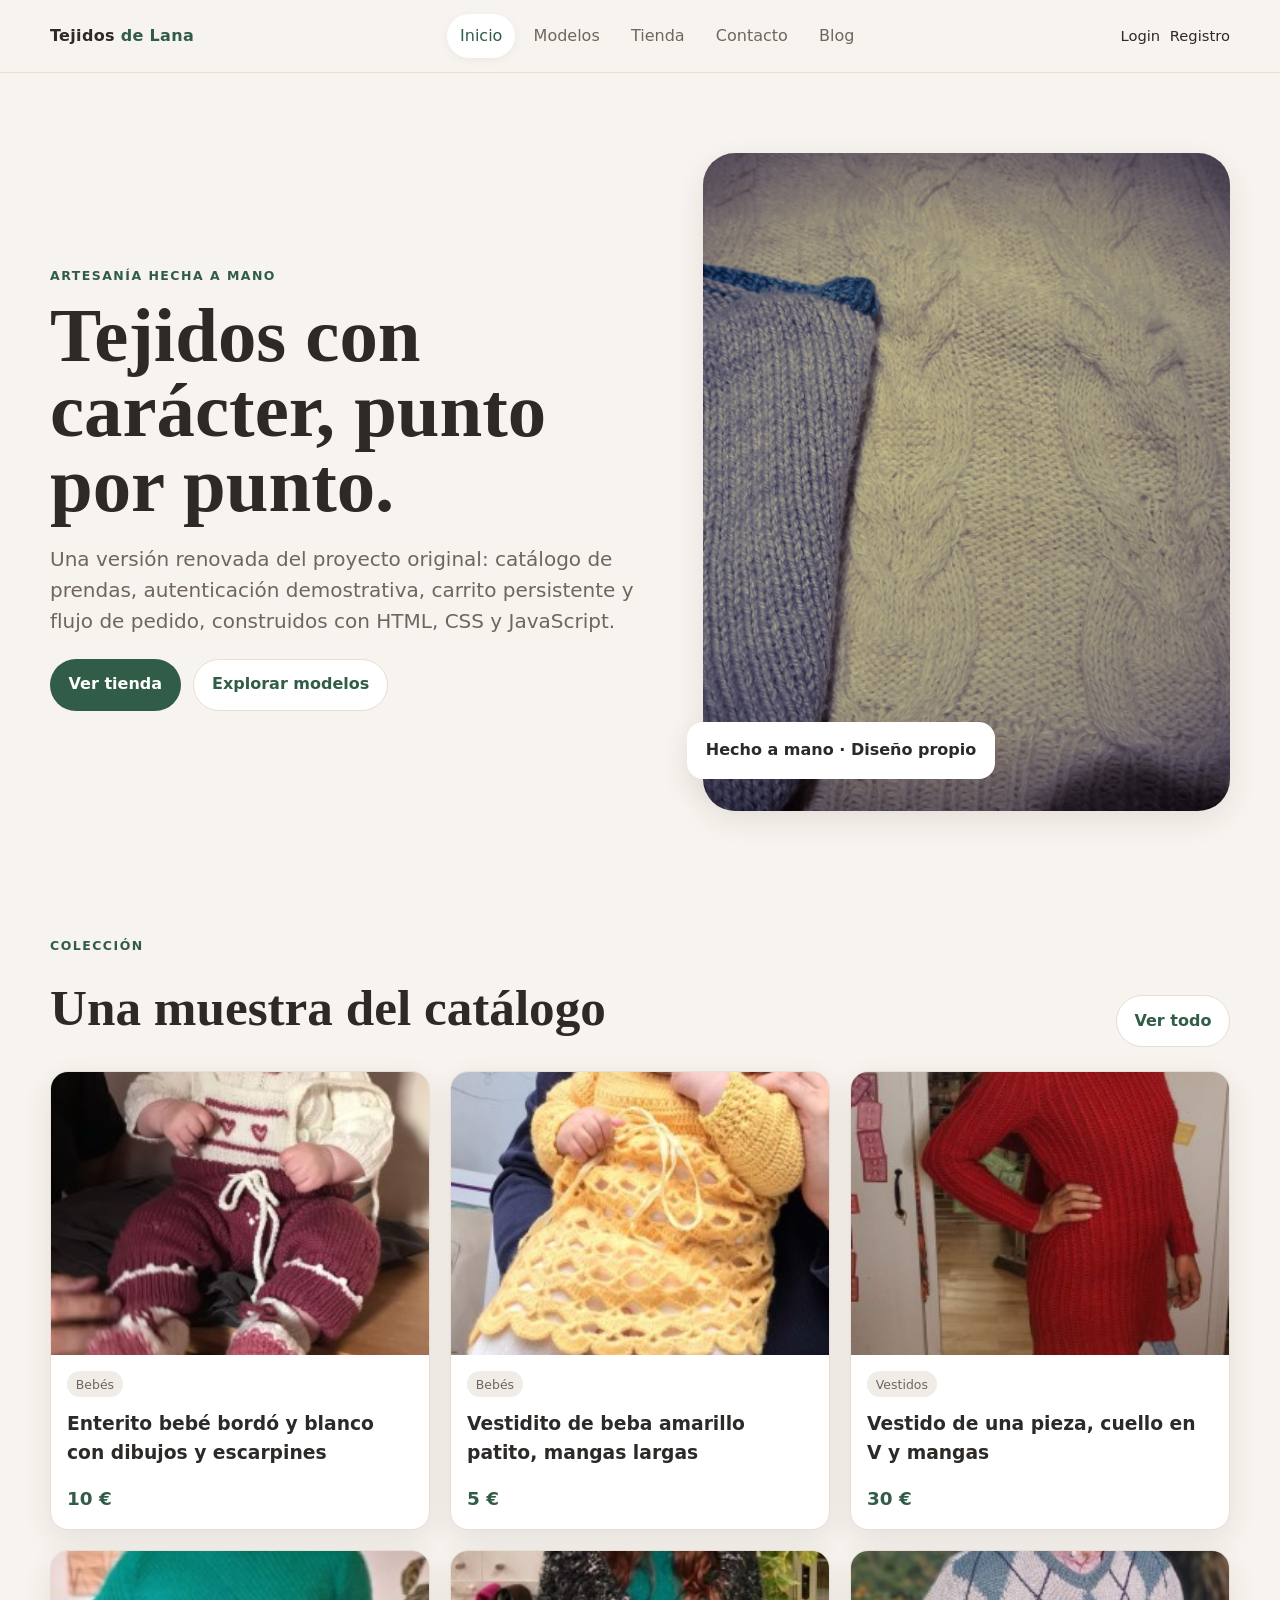
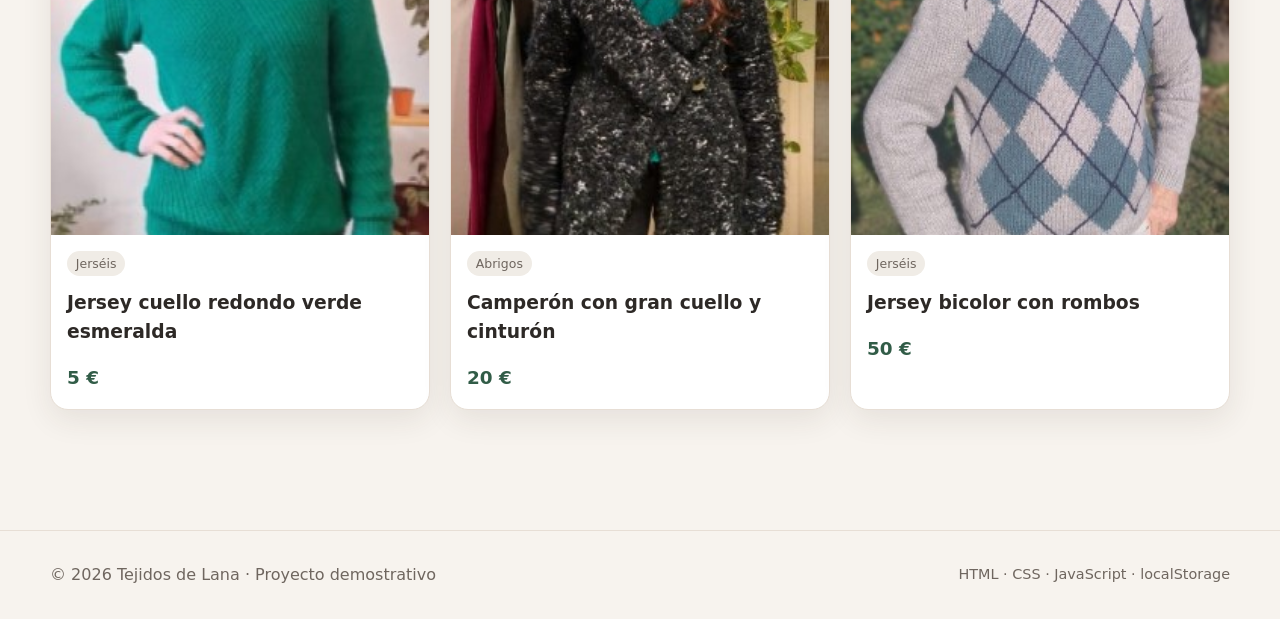
<file: index.html>
<!doctype html>
<html lang="es">
<head>
  <meta charset="utf-8">
  <meta name="viewport" content="width=device-width, initial-scale=1">
  <meta http-equiv="refresh" content="0; url=App_Tejidos_de_Lana/">
  <title>Redirigiendo…</title>
  <link rel="canonical" href="App_Tejidos_de_Lana/">
</head>
<body>
  <p>Redirigiendo al proyecto… <a href="App_Tejidos_de_Lana/">Abrir proyecto</a></p>
  <script>location.replace("App_Tejidos_de_Lana/");</script>
</body>
</html>
</file>
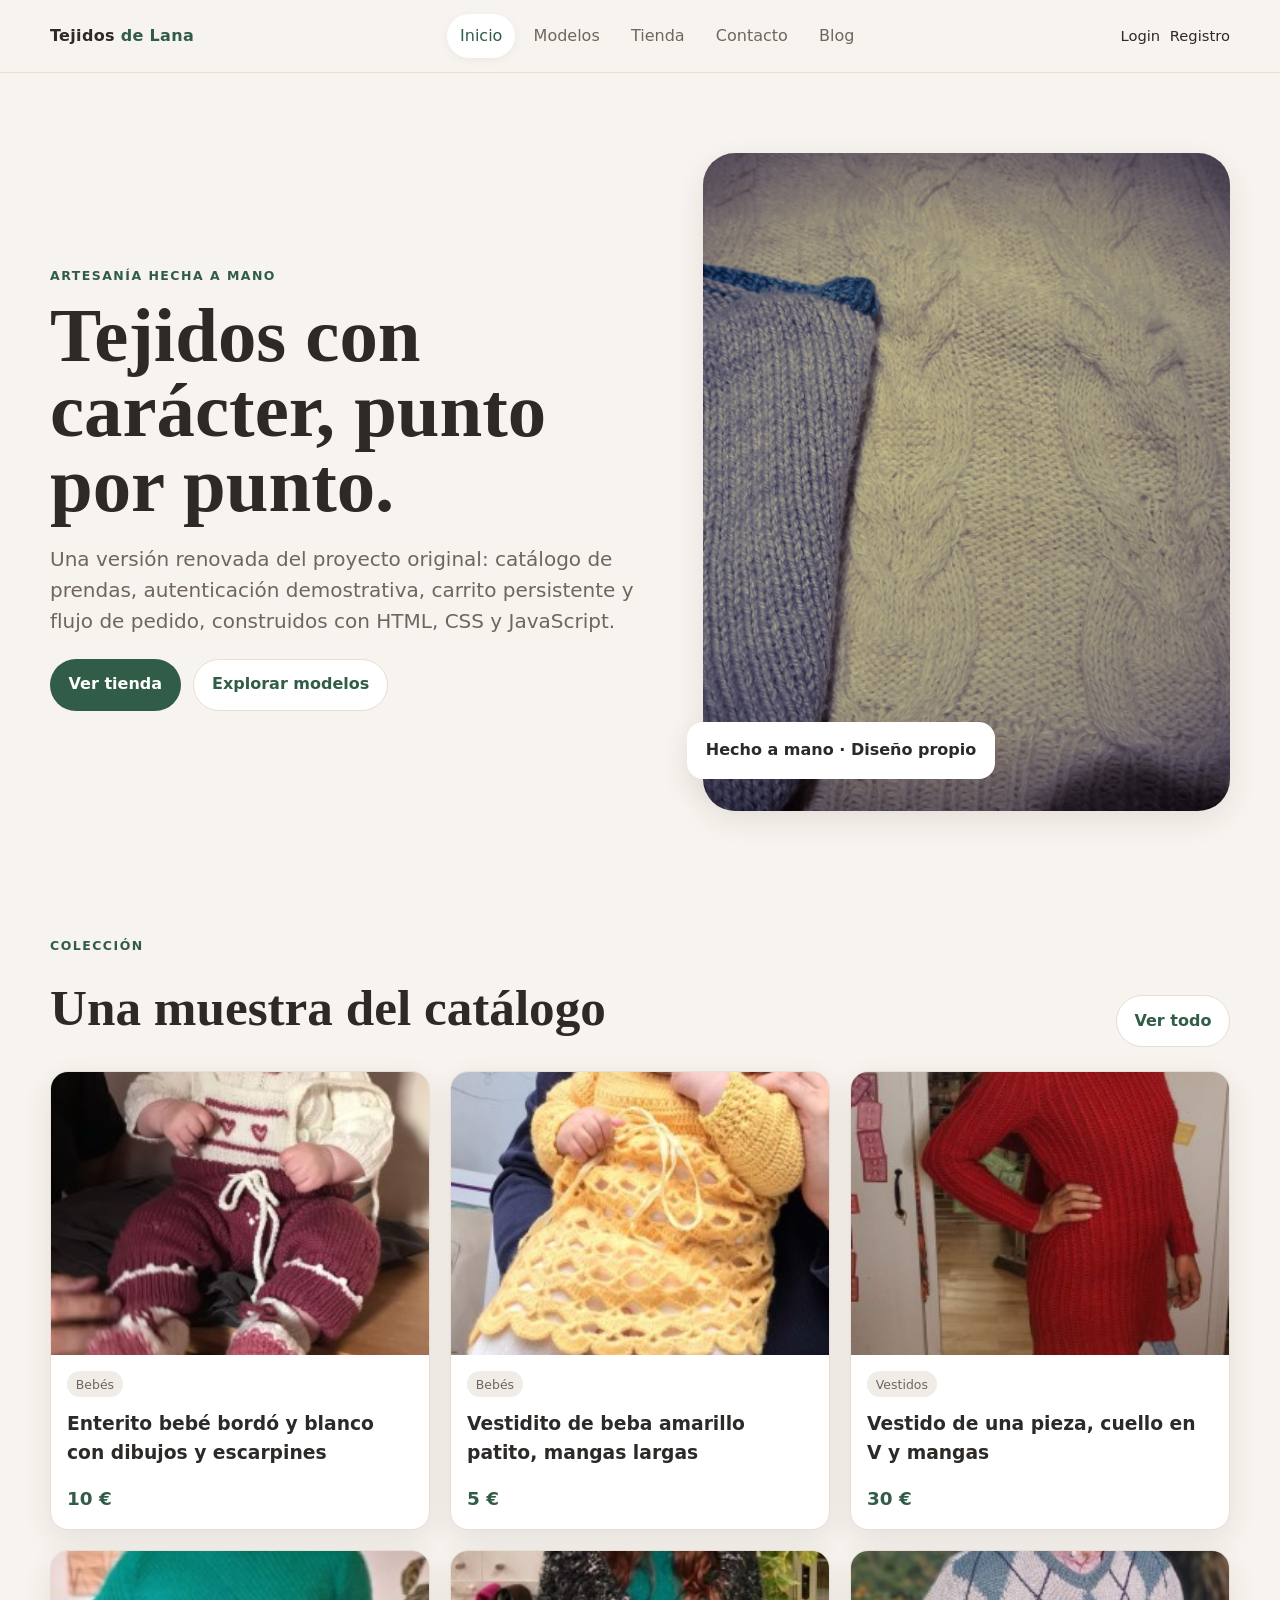
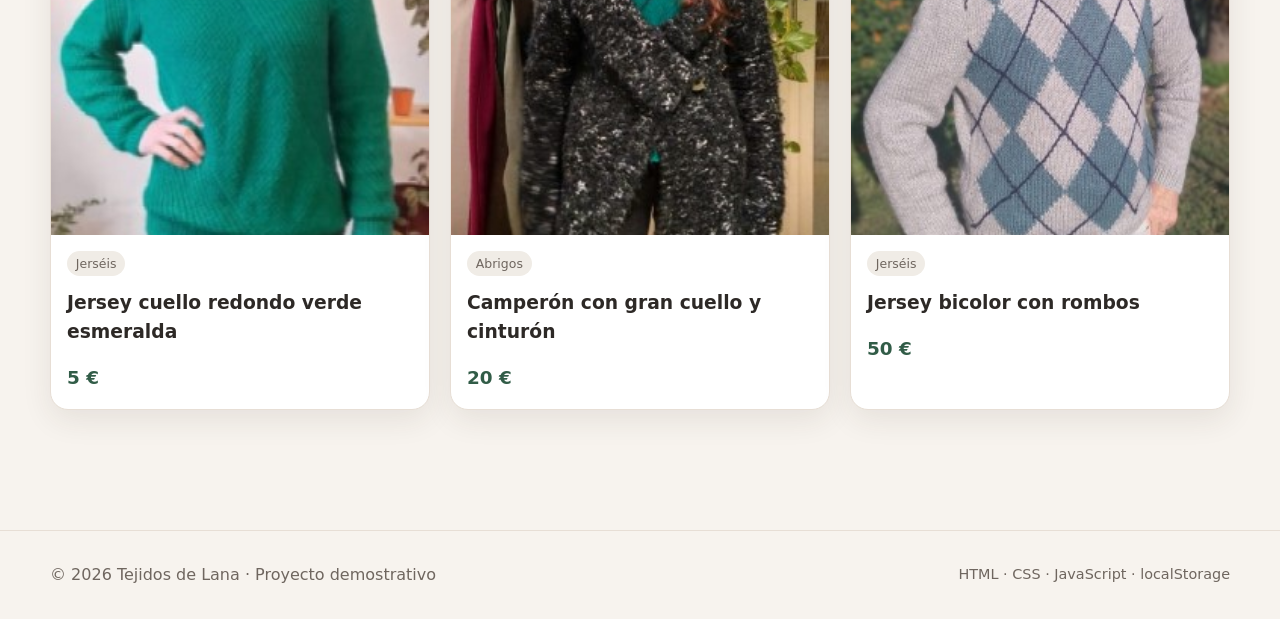
<file: App_Tejidos_de_Lana/index.html>
<!doctype html>
<html lang="es">
<head>
    <meta charset="utf-8">
    <meta name="viewport" content="width=device-width,initial-scale=1">
    <meta name="description" content="Proyecto de tienda artesanal de tejidos de lana">
    <title>Inicio · Tejidos de Lana</title>
    <link rel="stylesheet" href="css/normalize.css">
    <link rel="stylesheet" href="css/styles.css">
</head>
<body><a class="skip-link" href="#contenido">Saltar al contenido</a>
<header class="site-header">
    <div class="container header-inner"><a class="brand" href="index.html">Tejidos <span>de Lana</span></a>
        <nav class="nav" aria-label="Principal"><a href="index.html" aria-current="page">Inicio</a><a
                href="modelos.html">Modelos</a><a href="tienda.html">Tienda</a><a href="contacto.html">Contacto</a><a
                href="blog.html">Blog</a></nav>
        <div class="session" data-session></div>
    </div>
</header>
<main id="contenido">
    <section class="hero">
        <div class="container hero-grid">
            <div><p class="eyebrow">Artesanía hecha a mano</p>
                <h1>Tejidos con carácter, punto por punto.</h1>
                <p class="lead">Una versión renovada del proyecto original: catálogo de prendas, autenticación
                    demostrativa, carrito persistente y flujo de pedido, construidos con HTML, CSS y JavaScript.</p>
                <div class="actions"><a class="btn btn-primary" href="tienda.html">Ver tienda</a><a
                        class="btn btn-secondary" href="modelos.html">Explorar modelos</a></div>
            </div>
            <div class="hero-card"><img src="imgs/lana-1.jpg" alt="Detalle de tejido de lana artesanal">
                <div class="hero-badge">Hecho a mano · Diseño propio</div>
            </div>
        </div>
    </section>
    <section class="section">
        <div class="container">
            <div class="section-head">
                <div><p class="eyebrow">Colección</p>
                    <h2>Una muestra del catálogo</h2></div>
                <a href="tienda.html" class="btn btn-secondary">Ver todo</a></div>
            <div class="grid grid-3">
                <article class="card product-card"><img src="imgs/lana-21.jpg"
                                                        alt="Enterito bebé bordó y blanco con dibujos y escarpines"
                                                        loading="lazy">
                    <div class="card-body"><span class="tag">Bebés</span>
                        <h3>Enterito bebé bordó y blanco con dibujos y escarpines</h3><span class="price">10 €</span>
                    </div>
                </article>
                <article class="card product-card"><img src="imgs/lana-20.jpg"
                                                        alt="Vestidito de beba amarillo patito, mangas largas"
                                                        loading="lazy">
                    <div class="card-body"><span class="tag">Bebés</span>
                        <h3>Vestidito de beba amarillo patito, mangas largas</h3><span class="price">5 €</span></div>
                </article>
                <article class="card product-card"><img src="imgs/lana-19.jpg"
                                                        alt="Vestido de una pieza, cuello en V y mangas" loading="lazy">
                    <div class="card-body"><span class="tag">Vestidos</span>
                        <h3>Vestido de una pieza, cuello en V y mangas</h3><span class="price">30 €</span></div>
                </article>
                <article class="card product-card"><img src="imgs/lana-18.jpg"
                                                        alt="Jersey cuello redondo verde esmeralda" loading="lazy">
                    <div class="card-body"><span class="tag">Jerséis</span>
                        <h3>Jersey cuello redondo verde esmeralda</h3><span class="price">5 €</span></div>
                </article>
                <article class="card product-card"><img src="imgs/lana-17.jpg" alt="Camperón con gran cuello y cinturón"
                                                        loading="lazy">
                    <div class="card-body"><span class="tag">Abrigos</span>
                        <h3>Camperón con gran cuello y cinturón</h3><span class="price">20 €</span></div>
                </article>
                <article class="card product-card"><img src="imgs/lana-16.jpg" alt="Jersey bicolor con rombos"
                                                        loading="lazy">
                    <div class="card-body"><span class="tag">Jerséis</span>
                        <h3>Jersey bicolor con rombos</h3><span class="price">50 €</span></div>
                </article>
            </div>
        </div>
    </section>
</main>
<footer class="site-footer">
    <div class="container footer-inner"><span>© 2026 Tejidos de Lana · Proyecto demostrativo</span><span class="small">HTML · CSS · JavaScript · localStorage</span>
    </div>
</footer>
<script src="js/ui.js"></script>
</body>
</html>
</file>
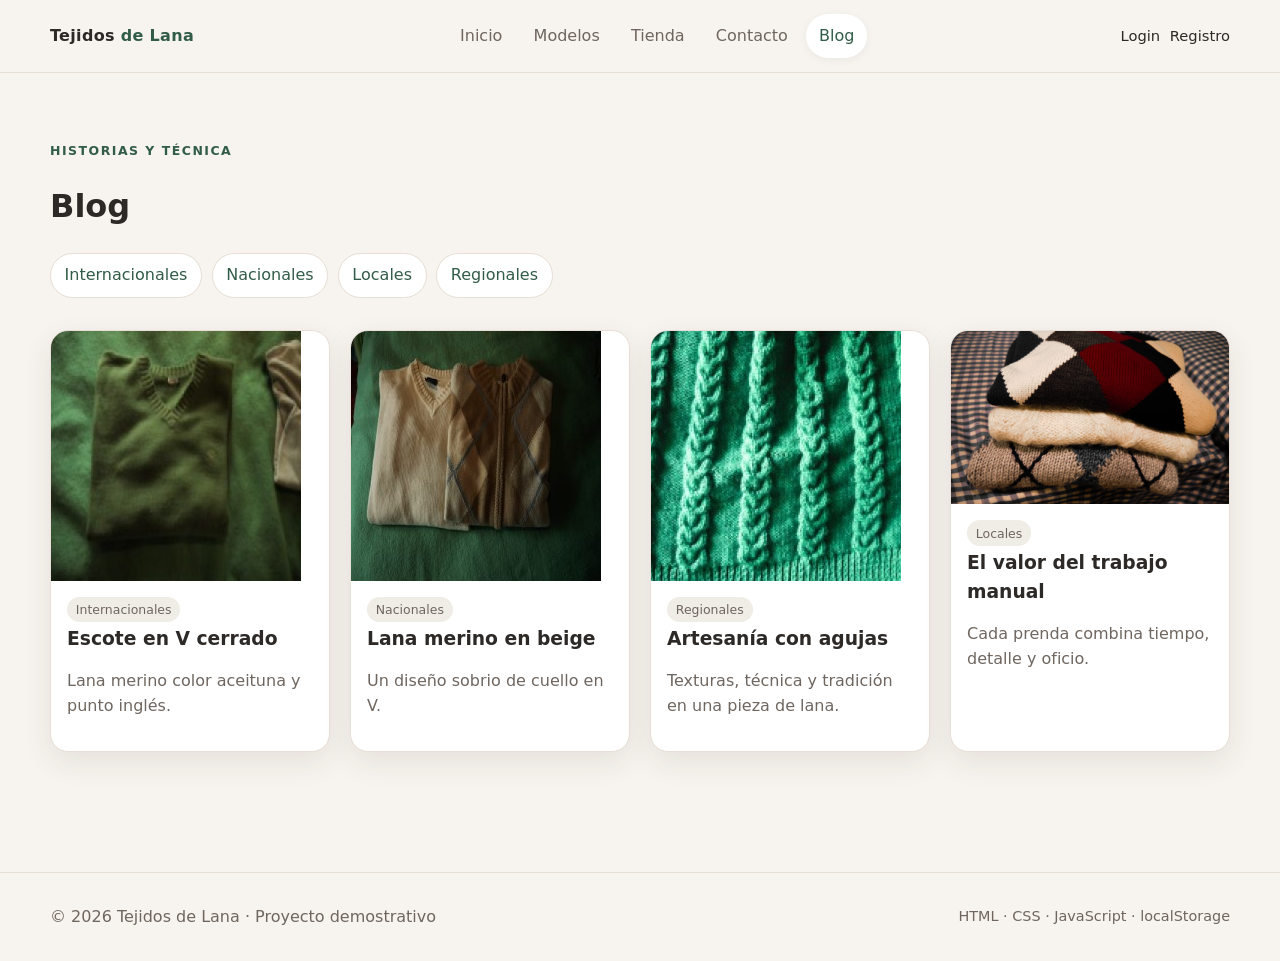
<file: App_Tejidos_de_Lana/blog.html>
<!doctype html>
<html lang="es">
<head>
    <meta charset="utf-8">
    <meta content="width=device-width,initial-scale=1" name="viewport">
    <meta content="Proyecto de tienda artesanal de tejidos de lana" name="description">
    <title>Blog · Tejidos de Lana</title>
    <link href="css/normalize.css" rel="stylesheet">
    <link href="css/styles.css" rel="stylesheet">
</head>
<body><a class="skip-link" href="#contenido">Saltar al contenido</a>
<header class="site-header">
    <div class="container header-inner"><a class="brand" href="index.html">Tejidos <span>de Lana</span></a>
        <nav aria-label="Principal" class="nav"><a href="index.html">Inicio</a><a href="modelos.html">Modelos</a><a
                href="tienda.html">Tienda</a><a href="contacto.html">Contacto</a><a aria-current="page"
                                                                                    href="blog.html">Blog</a></nav>
        <div class="session" data-session></div>
    </div>
</header>
<main id="contenido">
    <section class="section">
        <div class="container"><p class="eyebrow">Historias y técnica</p>
            <h1>Blog</h1>
            <div class="categories" style="margin:1rem 0 2rem"><a href="internacionales.html">Internacionales</a><a
                    href="nacionales.html">Nacionales</a><a href="locales.html">Locales</a><a href="regionales.html">Regionales</a>
            </div>
            <div class="grid grid-4">
                <article class="card blog-card"><img alt="Escote en V cerrado" src="imgs/lana-5.jpg">
                    <div class="card-body"><span class="tag">Internacionales</span>
                        <h3>Escote en V cerrado</h3>
                        <p class="muted">Lana merino color aceituna y punto inglés.</p></div>
                </article>
                <article class="card blog-card"><img alt="Lana merino en beige" src="imgs/lana-6.jpg">
                    <div class="card-body"><span class="tag">Nacionales</span>
                        <h3>Lana merino en beige</h3>
                        <p class="muted">Un diseño sobrio de cuello en V.</p></div>
                </article>
                <article class="card blog-card"><img alt="Artesanía con agujas" src="imgs/lana-10.jpg">
                    <div class="card-body"><span class="tag">Regionales</span>
                        <h3>Artesanía con agujas</h3>
                        <p class="muted">Texturas, técnica y tradición en una pieza de lana.</p></div>
                </article>
                <article class="card blog-card"><img alt="El valor del trabajo manual" src="imgs/lana-3.jpg">
                    <div class="card-body"><span class="tag">Locales</span>
                        <h3>El valor del trabajo manual</h3>
                        <p class="muted">Cada prenda combina tiempo, detalle y oficio.</p></div>
                </article>
            </div>
        </div>
    </section>
</main>
<footer class="site-footer">
    <div class="container footer-inner"><span>© 2026 Tejidos de Lana · Proyecto demostrativo</span><span class="small">HTML · CSS · JavaScript · localStorage</span>
    </div>
</footer>
<script src="js/ui.js"></script>
</body>
</html>
</file>
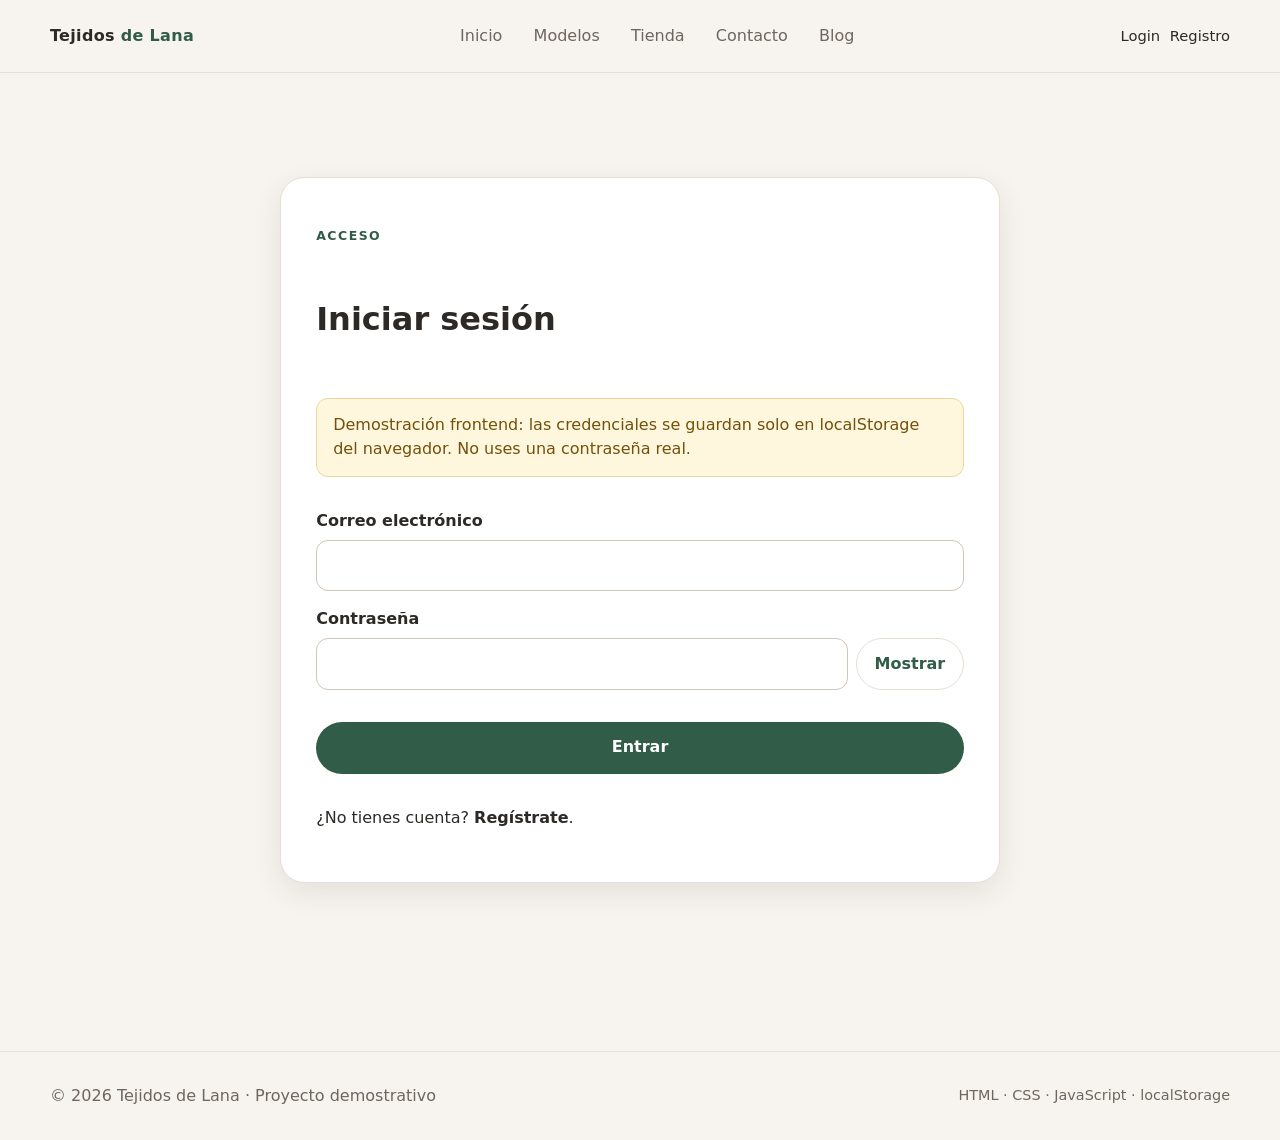
<file: App_Tejidos_de_Lana/carrito.html>
<!doctype html>
<html lang="es">
<head>
    <meta charset="utf-8">
    <meta name="viewport" content="width=device-width,initial-scale=1">
    <meta name="description" content="Proyecto de tienda artesanal de tejidos de lana">
    <title>Carrito · Tejidos de Lana</title>
    <link rel="stylesheet" href="css/normalize.css">
    <link rel="stylesheet" href="css/styles.css">
</head>
<body><a class="skip-link" href="#contenido">Saltar al contenido</a>
<header class="site-header">
    <div class="container header-inner"><a class="brand" href="index.html">Tejidos <span>de Lana</span></a>
        <nav class="nav" aria-label="Principal"><a href="index.html">Inicio</a><a href="modelos.html">Modelos</a><a
                href="tienda.html" aria-current="page">Tienda</a><a href="contacto.html">Contacto</a><a
                href="blog.html">Blog</a></nav>
        <div class="session" data-session></div>
    </div>
</header>
<main id="contenido">
    <section class="section">
        <div class="container"><p class="eyebrow">Compra</p>
            <h1>Carrito</h1>
            <div id="cart-root" style="margin-top:1.5rem"></div>
        </div>
    </section>
</main>
<footer class="site-footer">
    <div class="container footer-inner"><span>© 2026 Tejidos de Lana · Proyecto demostrativo</span><span class="small">HTML · CSS · JavaScript · localStorage</span>
    </div>
</footer>
<script src="js/ui.js"></script>
<script src="js/carrito.js"></script>
</body>
</html>
</file>
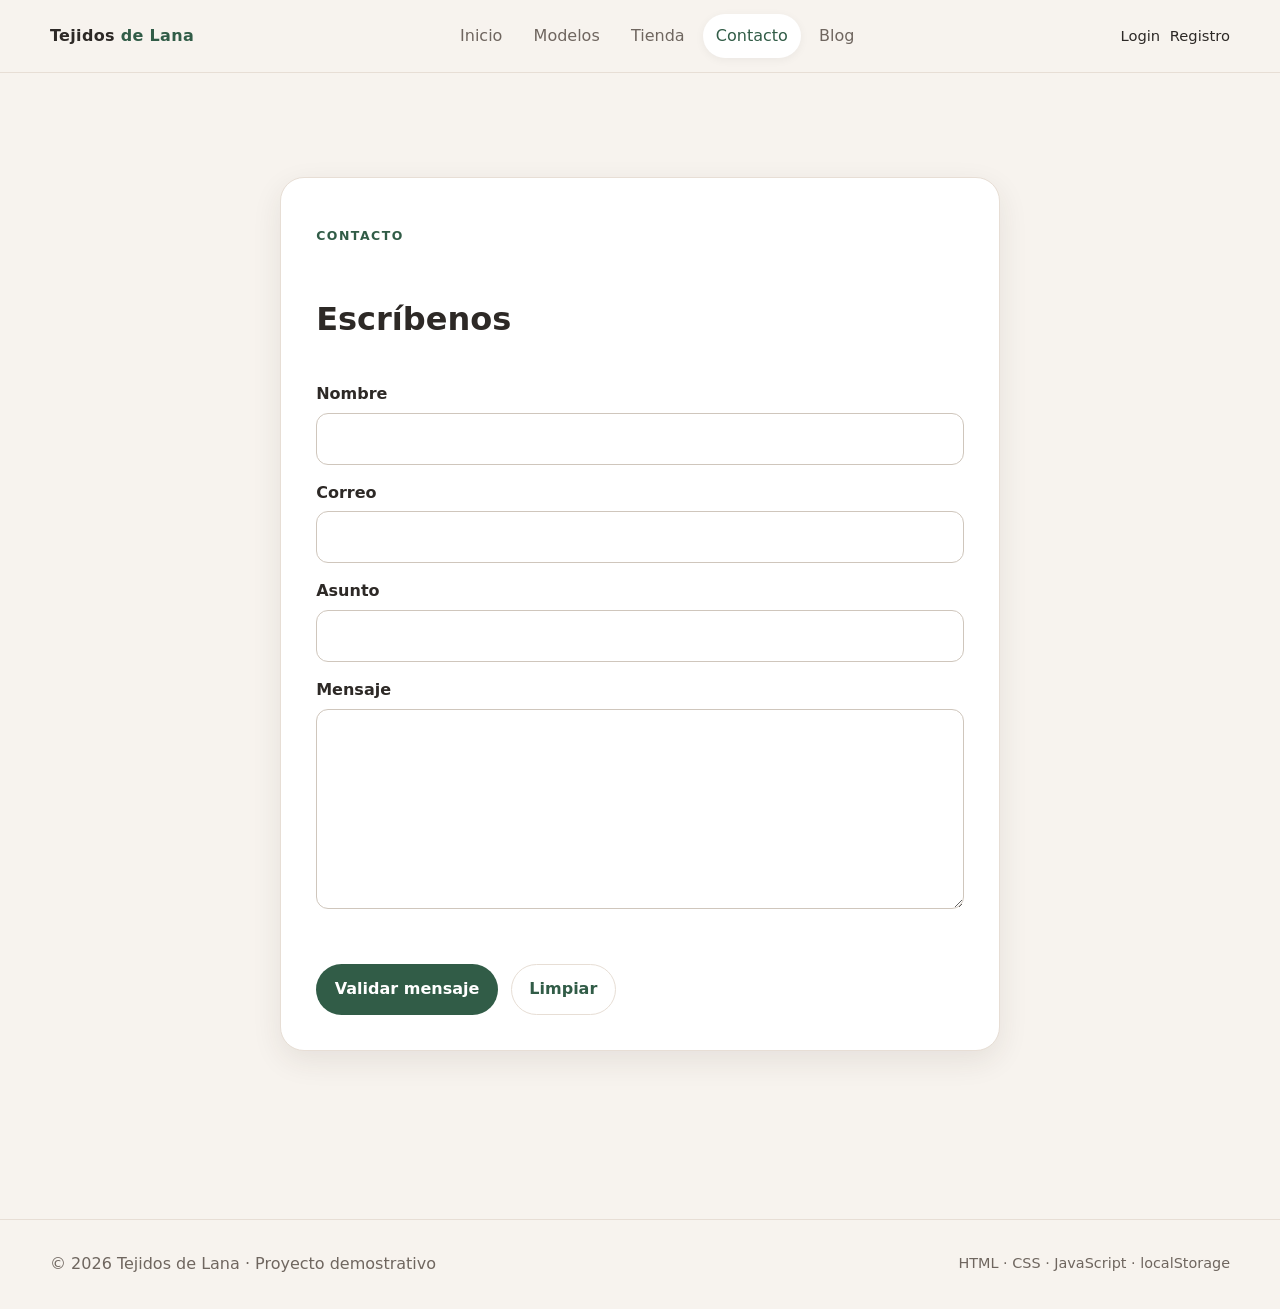
<file: App_Tejidos_de_Lana/contacto.html>
<!doctype html>
<html lang="es">
<head>
    <meta charset="utf-8">
    <meta name="viewport" content="width=device-width,initial-scale=1">
    <meta name="description" content="Proyecto de tienda artesanal de tejidos de lana">
    <title>Contacto · Tejidos de Lana</title>
    <link rel="stylesheet" href="css/normalize.css">
    <link rel="stylesheet" href="css/styles.css">
</head>
<body><a class="skip-link" href="#contenido">Saltar al contenido</a>
<header class="site-header">
    <div class="container header-inner"><a class="brand" href="index.html">Tejidos <span>de Lana</span></a>
        <nav class="nav" aria-label="Principal"><a href="index.html">Inicio</a><a href="modelos.html">Modelos</a><a
                href="tienda.html">Tienda</a><a href="contacto.html" aria-current="page">Contacto</a><a
                href="blog.html">Blog</a></nav>
        <div class="session" data-session></div>
    </div>
</header>
<main id="contenido">
    <section class="section">
        <div class="container">
            <form id="contact-form" class="form-shell form-grid"><p class="eyebrow">Contacto</p>
                <h1>Escríbenos</h1>
                <div class="field"><label for="nombre">Nombre</label><input id="nombre" name="nombre" required></div>
                <div class="field"><label for="email">Correo</label><input id="email" name="email" type="email"
                                                                           required></div>
                <div class="field"><label for="asunto">Asunto</label><input id="asunto" name="asunto" required></div>
                <div class="field"><label for="mensaje">Mensaje</label><textarea id="mensaje" name="mensaje" rows="7"
                                                                                 required></textarea></div>
                <div data-message aria-live="polite"></div>
                <div class="actions">
                    <button class="btn btn-primary" type="submit">Validar mensaje</button>
                    <button class="btn btn-secondary" type="reset">Limpiar</button>
                </div>
            </form>
        </div>
    </section>
</main>
<footer class="site-footer">
    <div class="container footer-inner"><span>© 2026 Tejidos de Lana · Proyecto demostrativo</span><span class="small">HTML · CSS · JavaScript · localStorage</span>
    </div>
</footer>
<script src="js/ui.js"></script>
<script src="js/contacto.js"></script>
</body>
</html>
</file>
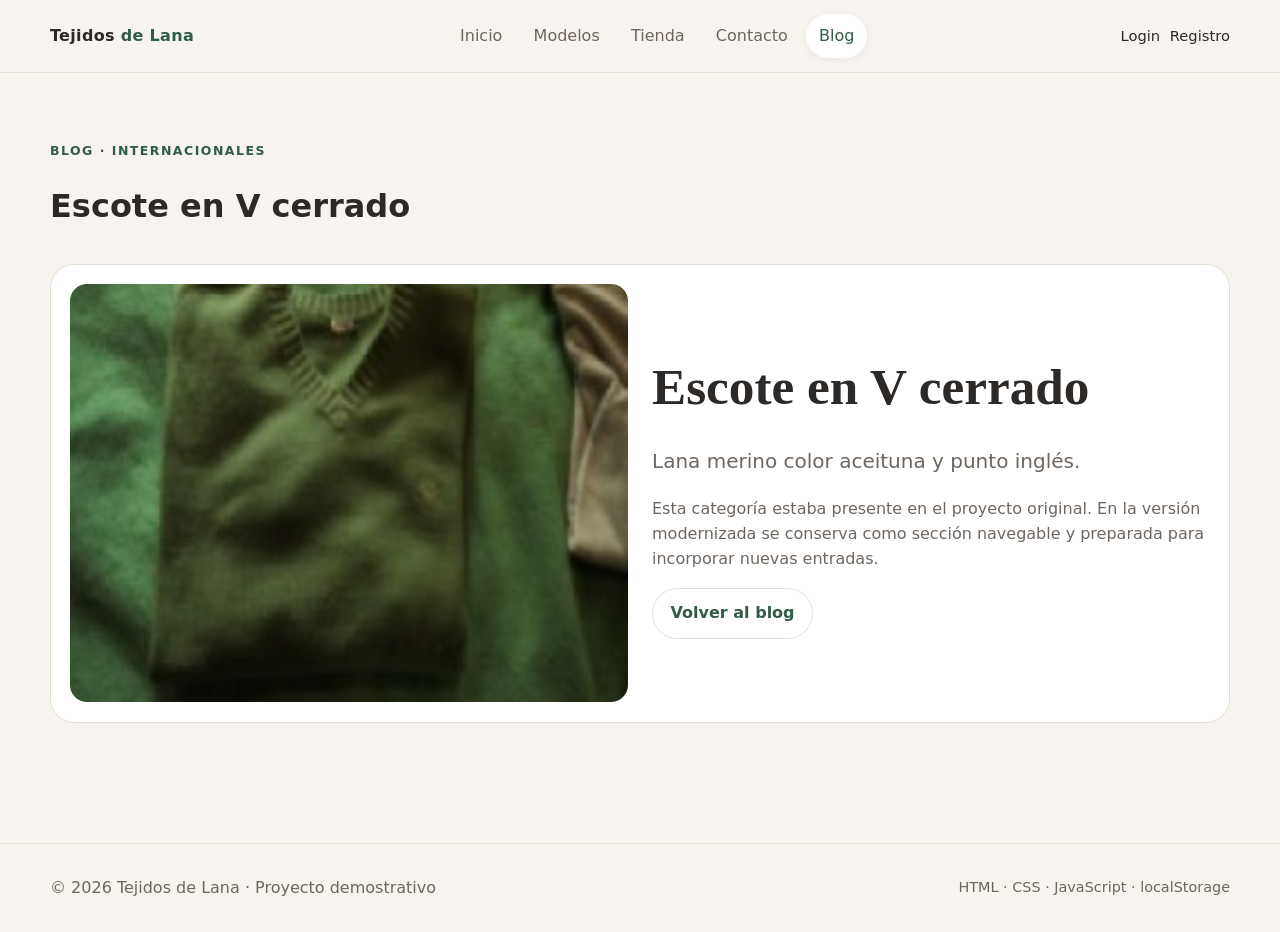
<file: App_Tejidos_de_Lana/internacionales.html>
<!doctype html>
<html lang="es">
<head>
    <meta charset="utf-8">
    <meta name="viewport" content="width=device-width,initial-scale=1">
    <meta name="description" content="Proyecto de tienda artesanal de tejidos de lana">
    <title>Internacionales · Tejidos de Lana</title>
    <link rel="stylesheet" href="css/normalize.css">
    <link rel="stylesheet" href="css/styles.css">
</head>
<body><a class="skip-link" href="#contenido">Saltar al contenido</a>
<header class="site-header">
    <div class="container header-inner"><a class="brand" href="index.html">Tejidos <span>de Lana</span></a>
        <nav class="nav" aria-label="Principal"><a href="index.html">Inicio</a><a href="modelos.html">Modelos</a><a
                href="tienda.html">Tienda</a><a href="contacto.html">Contacto</a><a href="blog.html"
                                                                                    aria-current="page">Blog</a></nav>
        <div class="session" data-session></div>
    </div>
</header>
<main id="contenido">
    <section class="section">
        <div class="container"><p class="eyebrow">Blog · Internacionales</p>
            <h1>Escote en V cerrado</h1>
            <article class="feature" style="margin-top:2rem"><img src="imgs/lana-5.jpg" alt="Escote en V cerrado">
                <div><h2>Escote en V cerrado</h2>
                    <p class="lead">Lana merino color aceituna y punto inglés.</p>
                    <p class="muted">Esta categoría estaba presente en el proyecto original. En la versión modernizada
                        se conserva como sección navegable y preparada para incorporar nuevas entradas.</p><a
                            class="btn btn-secondary" href="blog.html">Volver al blog</a></div>
            </article>
        </div>
    </section>
</main>
<footer class="site-footer">
    <div class="container footer-inner"><span>© 2026 Tejidos de Lana · Proyecto demostrativo</span><span class="small">HTML · CSS · JavaScript · localStorage</span>
    </div>
</footer>
<script src="js/ui.js"></script>
</body>
</html>
</file>
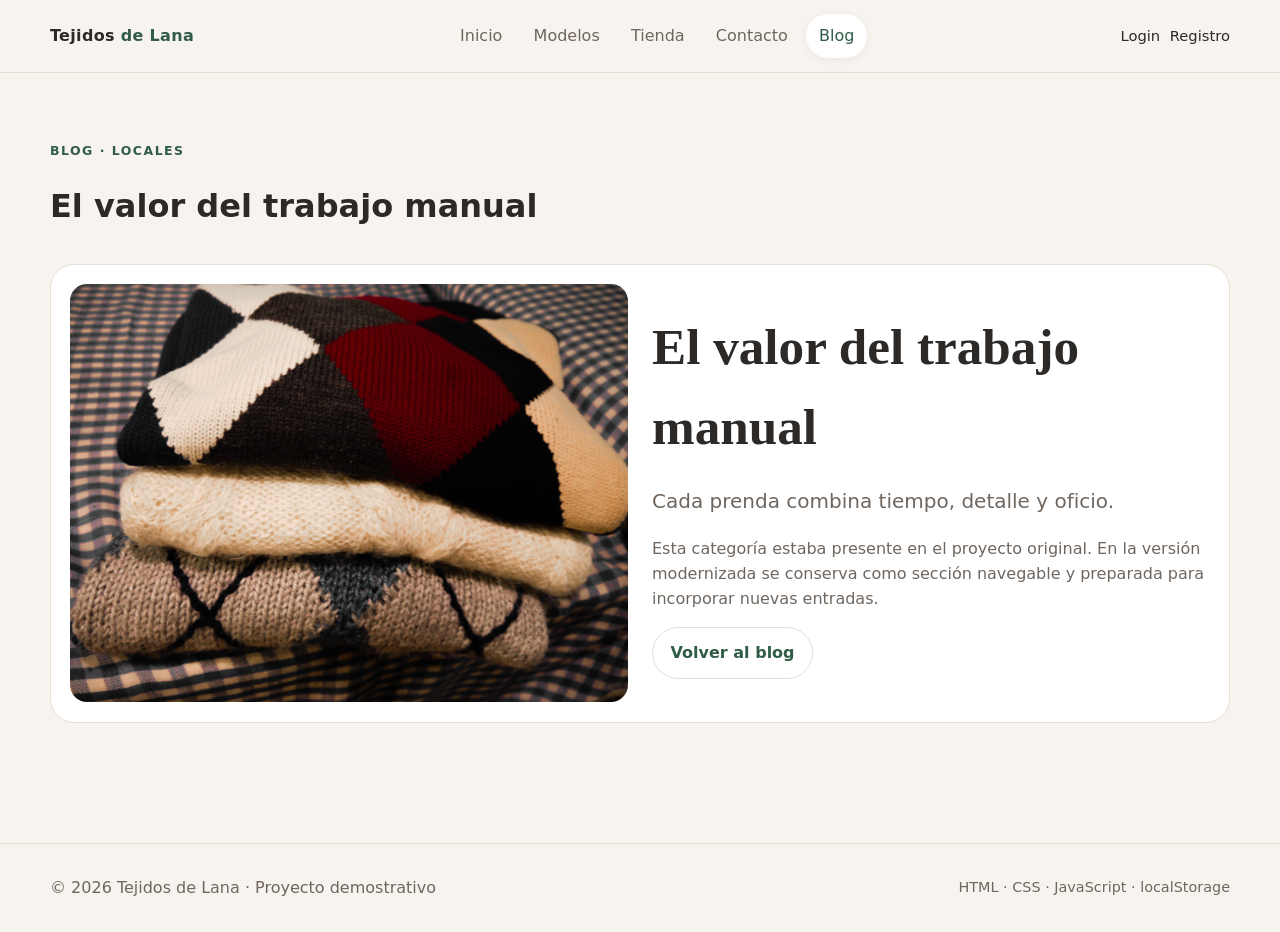
<file: App_Tejidos_de_Lana/locales.html>
<!doctype html>
<html lang="es">
<head>
    <meta charset="utf-8">
    <meta name="viewport" content="width=device-width,initial-scale=1">
    <meta name="description" content="Proyecto de tienda artesanal de tejidos de lana">
    <title>Locales · Tejidos de Lana</title>
    <link rel="stylesheet" href="css/normalize.css">
    <link rel="stylesheet" href="css/styles.css">
</head>
<body><a class="skip-link" href="#contenido">Saltar al contenido</a>
<header class="site-header">
    <div class="container header-inner"><a class="brand" href="index.html">Tejidos <span>de Lana</span></a>
        <nav class="nav" aria-label="Principal"><a href="index.html">Inicio</a><a href="modelos.html">Modelos</a><a
                href="tienda.html">Tienda</a><a href="contacto.html">Contacto</a><a href="blog.html"
                                                                                    aria-current="page">Blog</a></nav>
        <div class="session" data-session></div>
    </div>
</header>
<main id="contenido">
    <section class="section">
        <div class="container"><p class="eyebrow">Blog · Locales</p>
            <h1>El valor del trabajo manual</h1>
            <article class="feature" style="margin-top:2rem"><img src="imgs/lana-3.jpg"
                                                                  alt="El valor del trabajo manual">
                <div><h2>El valor del trabajo manual</h2>
                    <p class="lead">Cada prenda combina tiempo, detalle y oficio.</p>
                    <p class="muted">Esta categoría estaba presente en el proyecto original. En la versión modernizada
                        se conserva como sección navegable y preparada para incorporar nuevas entradas.</p><a
                            class="btn btn-secondary" href="blog.html">Volver al blog</a></div>
            </article>
        </div>
    </section>
</main>
<footer class="site-footer">
    <div class="container footer-inner"><span>© 2026 Tejidos de Lana · Proyecto demostrativo</span><span class="small">HTML · CSS · JavaScript · localStorage</span>
    </div>
</footer>
<script src="js/ui.js"></script>
</body>
</html>
</file>
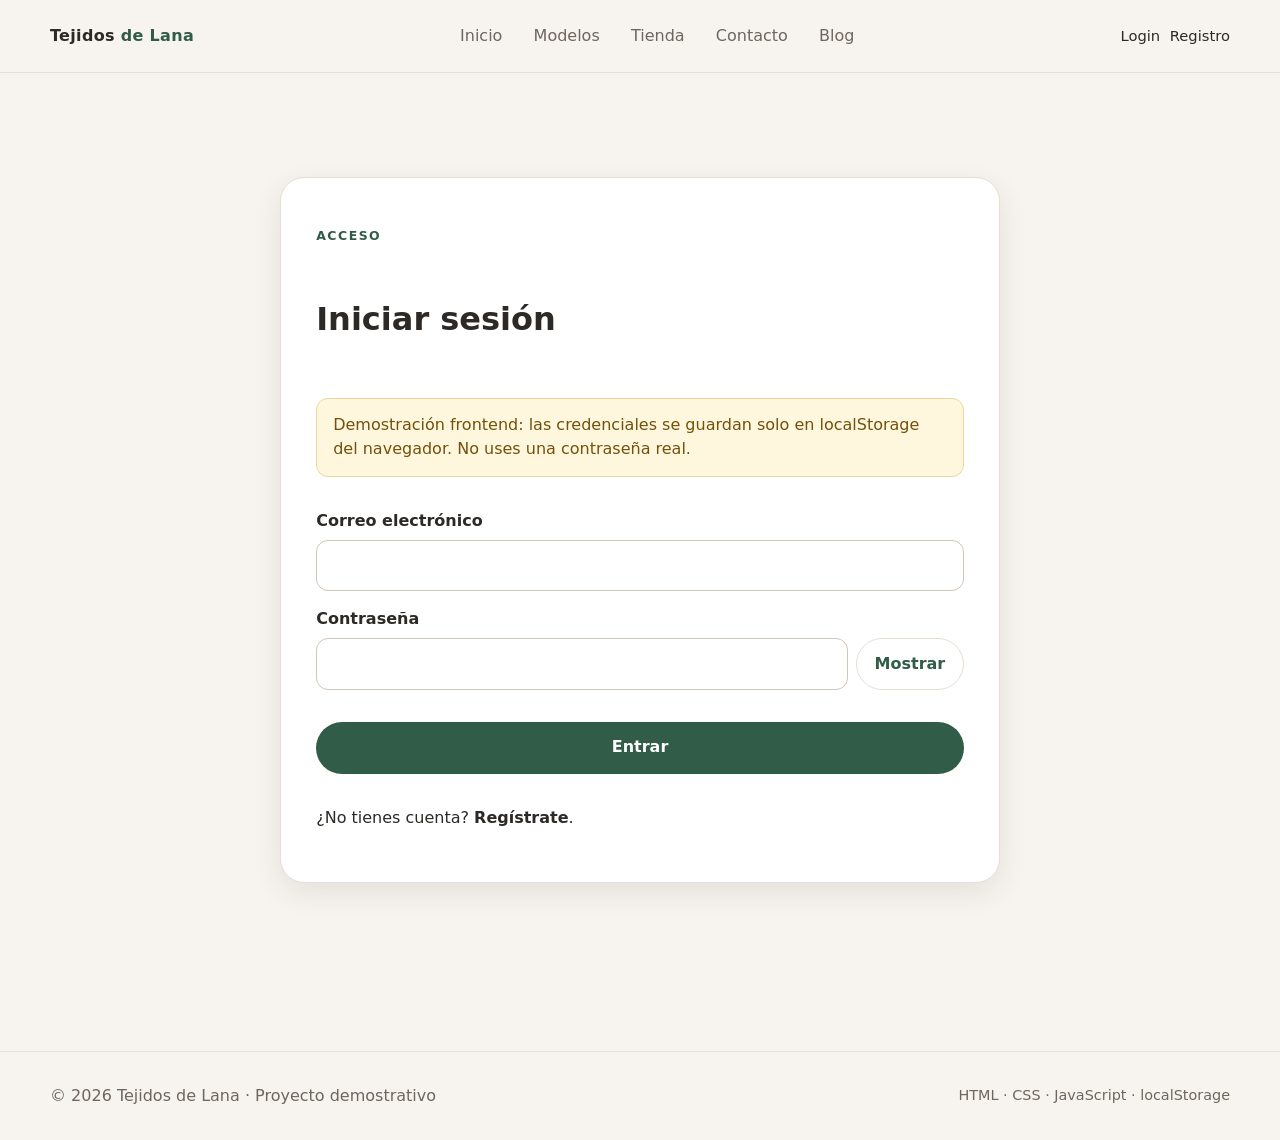
<file: App_Tejidos_de_Lana/login.html>
<!doctype html>
<html lang="es">
<head>
    <meta charset="utf-8">
    <meta name="viewport" content="width=device-width,initial-scale=1">
    <meta name="description" content="Proyecto de tienda artesanal de tejidos de lana">
    <title>Login · Tejidos de Lana</title>
    <link rel="stylesheet" href="css/normalize.css">
    <link rel="stylesheet" href="css/styles.css">
</head>
<body><a class="skip-link" href="#contenido">Saltar al contenido</a>
<header class="site-header">
    <div class="container header-inner"><a class="brand" href="index.html">Tejidos <span>de Lana</span></a>
        <nav class="nav" aria-label="Principal"><a href="index.html">Inicio</a><a href="modelos.html">Modelos</a><a
                href="tienda.html">Tienda</a><a href="contacto.html">Contacto</a><a href="blog.html">Blog</a></nav>
        <div class="session" data-session></div>
    </div>
</header>
<main id="contenido">
    <section class="section">
        <div class="container">
            <form class="form-shell form-grid" data-auth-form="login"><p class="eyebrow">Acceso</p>
                <h1>Iniciar sesión</h1>
                <p class="notice">Demostración frontend: las credenciales se guardan solo en localStorage del navegador.
                    No uses una contraseña real.</p>
                <div class="field"><label for="email">Correo electrónico</label><input id="email" name="email"
                                                                                       type="email" autocomplete="email"
                                                                                       required></div>
                <div class="field"><label for="password">Contraseña</label>
                    <div class="field-row"><input id="password" name="password" type="password"
                                                  autocomplete="current-password" required>
                        <button type="button" class="btn btn-secondary" data-toggle-password="password">Mostrar</button>
                    </div>
                </div>
                <div data-message aria-live="polite"></div>
                <button class="btn btn-primary" type="submit">Entrar</button>
                <p>¿No tienes cuenta? <a href="registro.html"><strong>Regístrate</strong></a>.</p></form>
        </div>
    </section>
</main>
<footer class="site-footer">
    <div class="container footer-inner"><span>© 2026 Tejidos de Lana · Proyecto demostrativo</span><span class="small">HTML · CSS · JavaScript · localStorage</span>
    </div>
</footer>
<script src="js/ui.js"></script>
<script src="js/auth.js"></script>
</body>
</html>
</file>
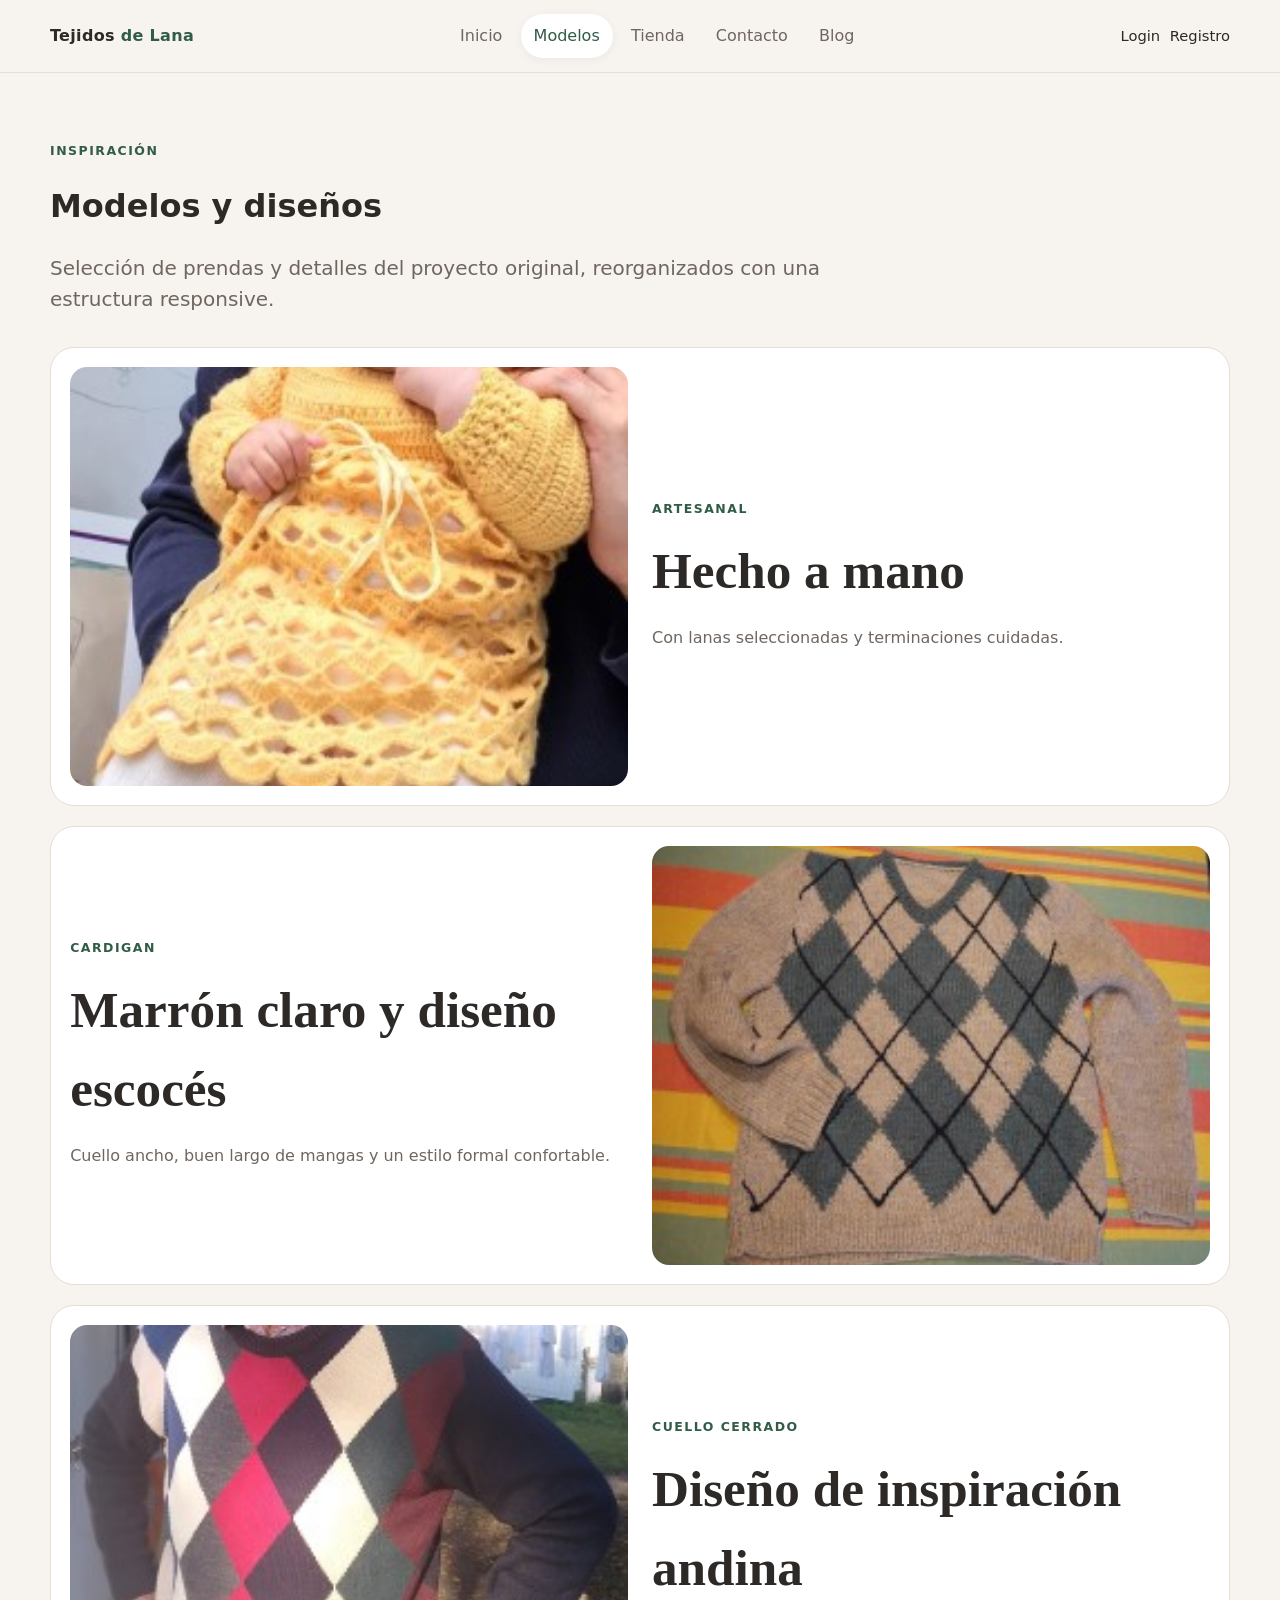
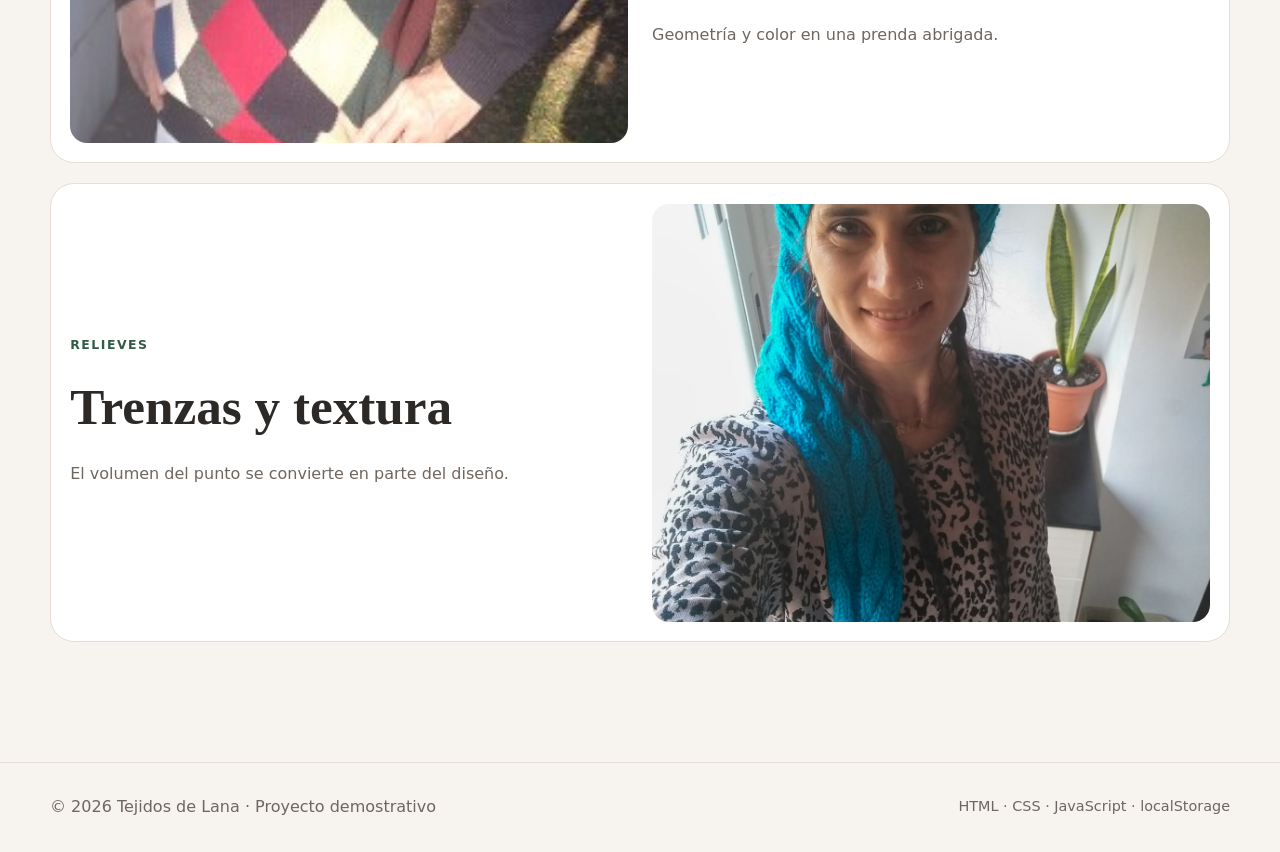
<file: App_Tejidos_de_Lana/modelos.html>
<!doctype html>
<html lang="es">
<head>
    <meta charset="utf-8">
    <meta name="viewport" content="width=device-width,initial-scale=1">
    <meta name="description" content="Proyecto de tienda artesanal de tejidos de lana">
    <title>Modelos · Tejidos de Lana</title>
    <link rel="stylesheet" href="css/normalize.css">
    <link rel="stylesheet" href="css/styles.css">
</head>
<body><a class="skip-link" href="#contenido">Saltar al contenido</a>
<header class="site-header">
    <div class="container header-inner"><a class="brand" href="index.html">Tejidos <span>de Lana</span></a>
        <nav class="nav" aria-label="Principal"><a href="index.html">Inicio</a><a href="modelos.html"
                                                                                  aria-current="page">Modelos</a><a
                href="tienda.html">Tienda</a><a href="contacto.html">Contacto</a><a href="blog.html">Blog</a></nav>
        <div class="session" data-session></div>
    </div>
</header>
<main id="contenido">
    <section class="section">
        <div class="container"><p class="eyebrow">Inspiración</p>
            <h1>Modelos y diseños</h1>
            <p class="lead">Selección de prendas y detalles del proyecto original, reorganizados con una estructura
                responsive.</p>
            <div class="grid" style="margin-top:2rem">
                <article class="feature "><img src="imgs/lana-20.jpg" alt="Hecho a mano">
                    <div><p class="eyebrow">Artesanal</p>
                        <h2>Hecho a mano</h2>
                        <p class="muted">Con lanas seleccionadas y terminaciones cuidadas.</p></div>
                </article>
                <article class="feature reverse"><img src="imgs/lana-16-a.jpg" alt="Marrón claro y diseño escocés">
                    <div><p class="eyebrow">Cardigan</p>
                        <h2>Marrón claro y diseño escocés</h2>
                        <p class="muted">Cuello ancho, buen largo de mangas y un estilo formal confortable.</p></div>
                </article>
                <article class="feature "><img src="imgs/lana-2.jpg" alt="Diseño de inspiración andina">
                    <div><p class="eyebrow">Cuello cerrado</p>
                        <h2>Diseño de inspiración andina</h2>
                        <p class="muted">Geometría y color en una prenda abrigada.</p></div>
                </article>
                <article class="feature reverse"><img src="imgs/lana-25.jpg" alt="Trenzas y textura">
                    <div><p class="eyebrow">Relieves</p>
                        <h2>Trenzas y textura</h2>
                        <p class="muted">El volumen del punto se convierte en parte del diseño.</p></div>
                </article>
            </div>
        </div>
    </section>
</main>
<footer class="site-footer">
    <div class="container footer-inner"><span>© 2026 Tejidos de Lana · Proyecto demostrativo</span><span class="small">HTML · CSS · JavaScript · localStorage</span>
    </div>
</footer>
<script src="js/ui.js"></script>
</body>
</html>
</file>
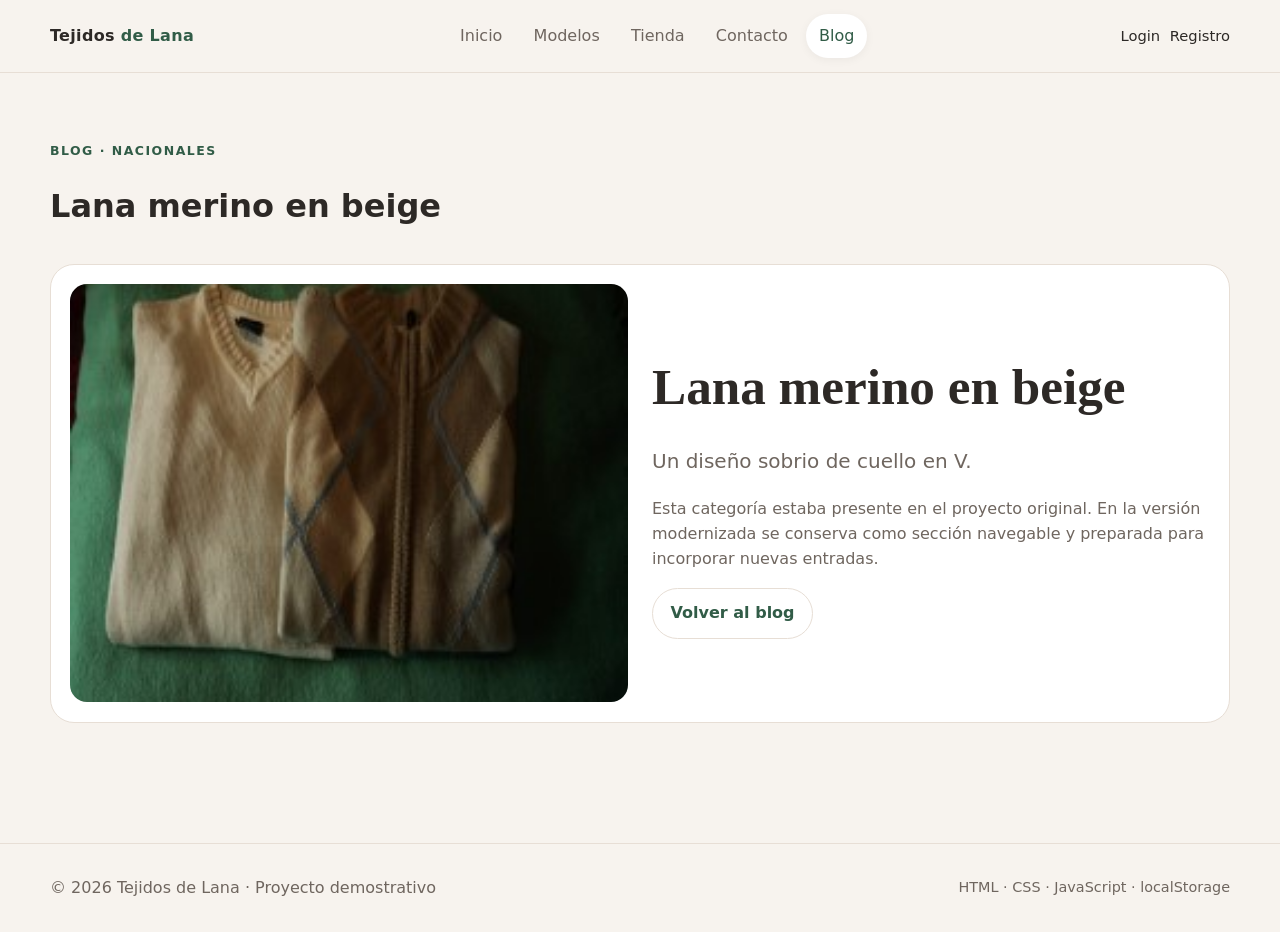
<file: App_Tejidos_de_Lana/nacionales.html>
<!doctype html>
<html lang="es">
<head>
    <meta charset="utf-8">
    <meta name="viewport" content="width=device-width,initial-scale=1">
    <meta name="description" content="Proyecto de tienda artesanal de tejidos de lana">
    <title>Nacionales · Tejidos de Lana</title>
    <link rel="stylesheet" href="css/normalize.css">
    <link rel="stylesheet" href="css/styles.css">
</head>
<body><a class="skip-link" href="#contenido">Saltar al contenido</a>
<header class="site-header">
    <div class="container header-inner"><a class="brand" href="index.html">Tejidos <span>de Lana</span></a>
        <nav class="nav" aria-label="Principal"><a href="index.html">Inicio</a><a href="modelos.html">Modelos</a><a
                href="tienda.html">Tienda</a><a href="contacto.html">Contacto</a><a href="blog.html"
                                                                                    aria-current="page">Blog</a></nav>
        <div class="session" data-session></div>
    </div>
</header>
<main id="contenido">
    <section class="section">
        <div class="container"><p class="eyebrow">Blog · Nacionales</p>
            <h1>Lana merino en beige</h1>
            <article class="feature" style="margin-top:2rem"><img src="imgs/lana-6.jpg" alt="Lana merino en beige">
                <div><h2>Lana merino en beige</h2>
                    <p class="lead">Un diseño sobrio de cuello en V.</p>
                    <p class="muted">Esta categoría estaba presente en el proyecto original. En la versión modernizada
                        se conserva como sección navegable y preparada para incorporar nuevas entradas.</p><a
                            class="btn btn-secondary" href="blog.html">Volver al blog</a></div>
            </article>
        </div>
    </section>
</main>
<footer class="site-footer">
    <div class="container footer-inner"><span>© 2026 Tejidos de Lana · Proyecto demostrativo</span><span class="small">HTML · CSS · JavaScript · localStorage</span>
    </div>
</footer>
<script src="js/ui.js"></script>
</body>
</html>
</file>
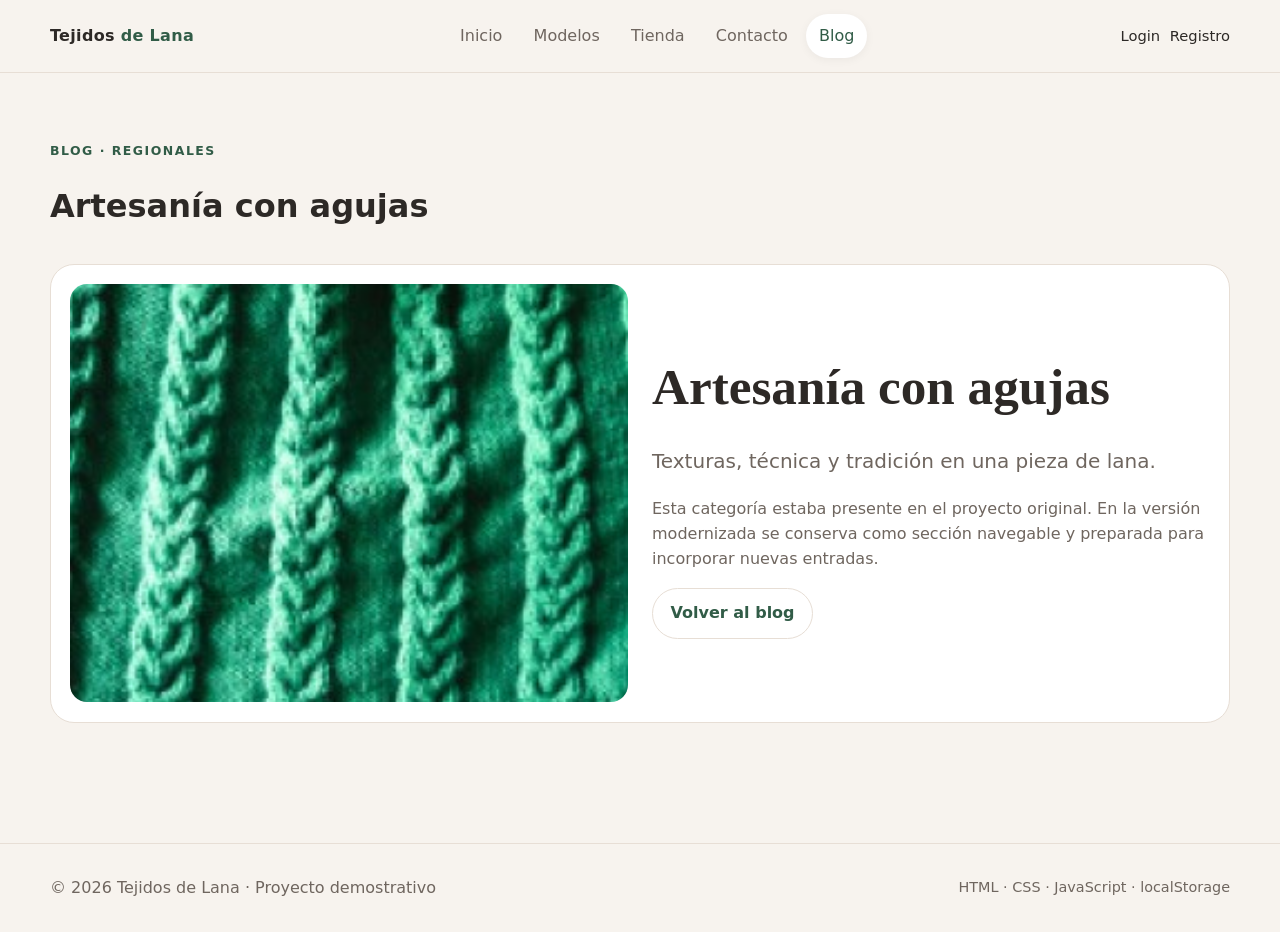
<file: App_Tejidos_de_Lana/regionales.html>
<!doctype html>
<html lang="es">
<head>
    <meta charset="utf-8">
    <meta name="viewport" content="width=device-width,initial-scale=1">
    <meta name="description" content="Proyecto de tienda artesanal de tejidos de lana">
    <title>Regionales · Tejidos de Lana</title>
    <link rel="stylesheet" href="css/normalize.css">
    <link rel="stylesheet" href="css/styles.css">
</head>
<body><a class="skip-link" href="#contenido">Saltar al contenido</a>
<header class="site-header">
    <div class="container header-inner"><a class="brand" href="index.html">Tejidos <span>de Lana</span></a>
        <nav class="nav" aria-label="Principal"><a href="index.html">Inicio</a><a href="modelos.html">Modelos</a><a
                href="tienda.html">Tienda</a><a href="contacto.html">Contacto</a><a href="blog.html"
                                                                                    aria-current="page">Blog</a></nav>
        <div class="session" data-session></div>
    </div>
</header>
<main id="contenido">
    <section class="section">
        <div class="container"><p class="eyebrow">Blog · Regionales</p>
            <h1>Artesanía con agujas</h1>
            <article class="feature" style="margin-top:2rem"><img src="imgs/lana-10.jpg" alt="Artesanía con agujas">
                <div><h2>Artesanía con agujas</h2>
                    <p class="lead">Texturas, técnica y tradición en una pieza de lana.</p>
                    <p class="muted">Esta categoría estaba presente en el proyecto original. En la versión modernizada
                        se conserva como sección navegable y preparada para incorporar nuevas entradas.</p><a
                            class="btn btn-secondary" href="blog.html">Volver al blog</a></div>
            </article>
        </div>
    </section>
</main>
<footer class="site-footer">
    <div class="container footer-inner"><span>© 2026 Tejidos de Lana · Proyecto demostrativo</span><span class="small">HTML · CSS · JavaScript · localStorage</span>
    </div>
</footer>
<script src="js/ui.js"></script>
</body>
</html>
</file>
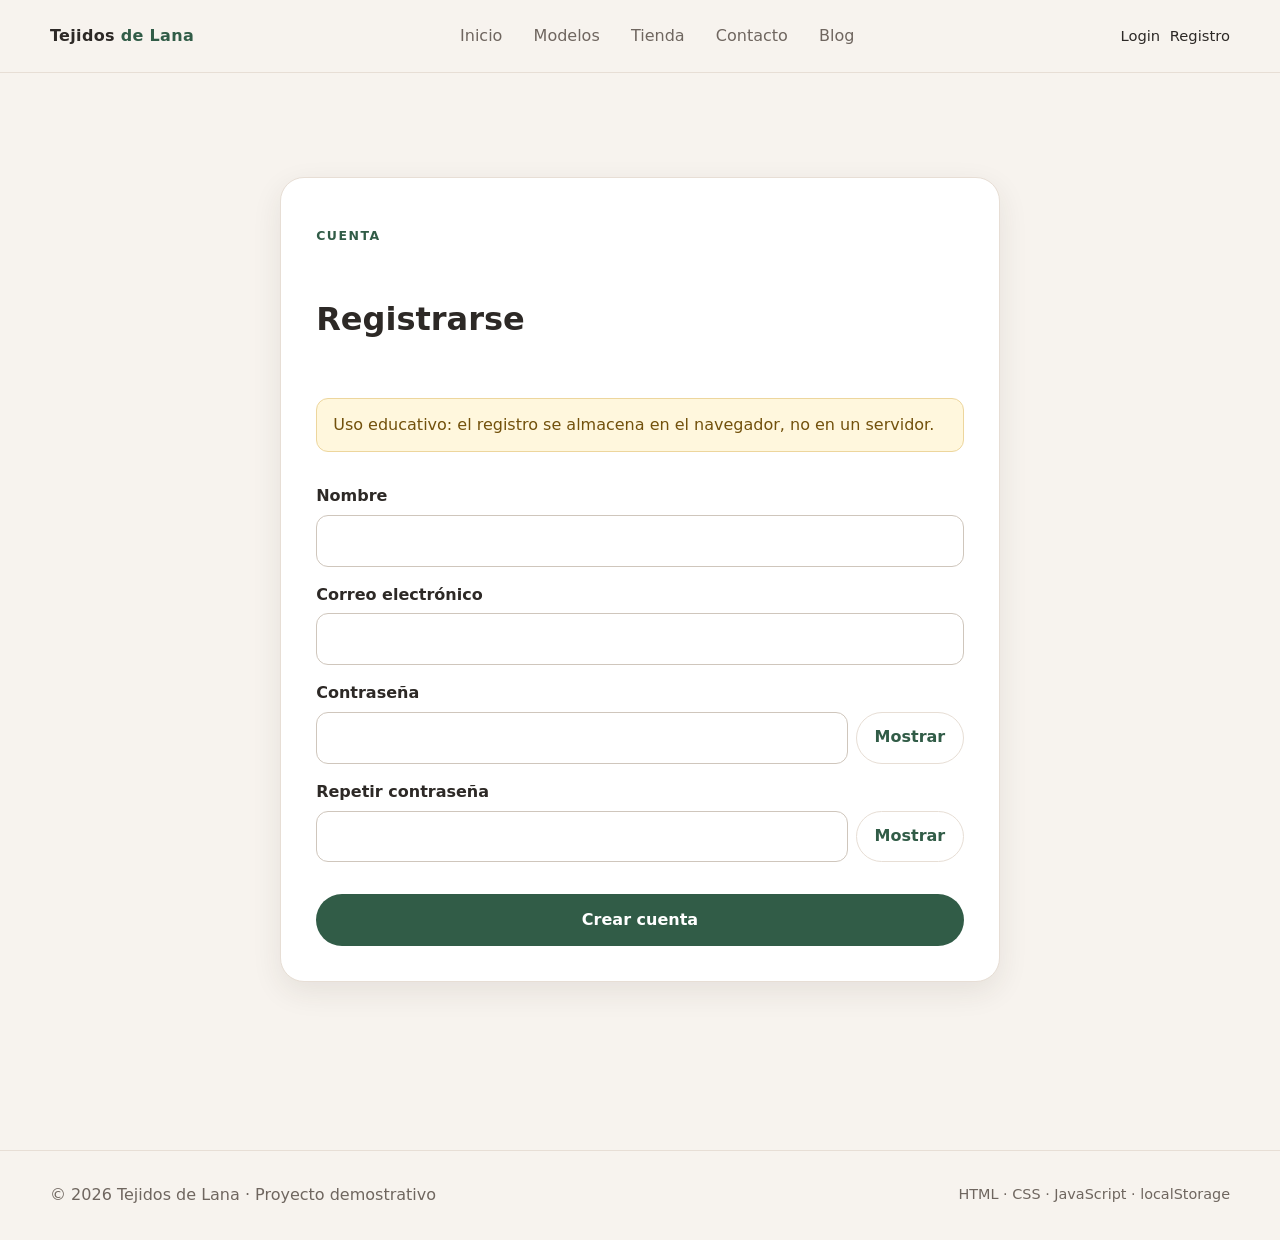
<file: App_Tejidos_de_Lana/registro.html>
<!doctype html>
<html lang="es">
<head>
    <meta charset="utf-8">
    <meta name="viewport" content="width=device-width,initial-scale=1">
    <meta name="description" content="Proyecto de tienda artesanal de tejidos de lana">
    <title>Registro · Tejidos de Lana</title>
    <link rel="stylesheet" href="css/normalize.css">
    <link rel="stylesheet" href="css/styles.css">
</head>
<body><a class="skip-link" href="#contenido">Saltar al contenido</a>
<header class="site-header">
    <div class="container header-inner"><a class="brand" href="index.html">Tejidos <span>de Lana</span></a>
        <nav class="nav" aria-label="Principal"><a href="index.html">Inicio</a><a href="modelos.html">Modelos</a><a
                href="tienda.html">Tienda</a><a href="contacto.html">Contacto</a><a href="blog.html">Blog</a></nav>
        <div class="session" data-session></div>
    </div>
</header>
<main id="contenido">
    <section class="section">
        <div class="container">
            <form class="form-shell form-grid" data-auth-form="register"><p class="eyebrow">Cuenta</p>
                <h1>Registrarse</h1>
                <p class="notice">Uso educativo: el registro se almacena en el navegador, no en un servidor.</p>
                <div class="field"><label for="nombre">Nombre</label><input id="nombre" name="nombre"
                                                                            autocomplete="name" required></div>
                <div class="field"><label for="email">Correo electrónico</label><input id="email" name="email"
                                                                                       type="email" autocomplete="email"
                                                                                       required></div>
                <div class="field"><label for="password">Contraseña</label>
                    <div class="field-row"><input id="password" name="password" type="password" minlength="6" required>
                        <button type="button" class="btn btn-secondary" data-toggle-password="password">Mostrar</button>
                    </div>
                </div>
                <div class="field"><label for="repassword">Repetir contraseña</label>
                    <div class="field-row"><input id="repassword" name="repassword" type="password" minlength="6"
                                                  required>
                        <button type="button" class="btn btn-secondary" data-toggle-password="repassword">Mostrar
                        </button>
                    </div>
                </div>
                <div data-message aria-live="polite"></div>
                <button class="btn btn-primary" type="submit">Crear cuenta</button>
            </form>
        </div>
    </section>
</main>
<footer class="site-footer">
    <div class="container footer-inner"><span>© 2026 Tejidos de Lana · Proyecto demostrativo</span><span class="small">HTML · CSS · JavaScript · localStorage</span>
    </div>
</footer>
<script src="js/ui.js"></script>
<script src="js/auth.js"></script>
</body>
</html>
</file>
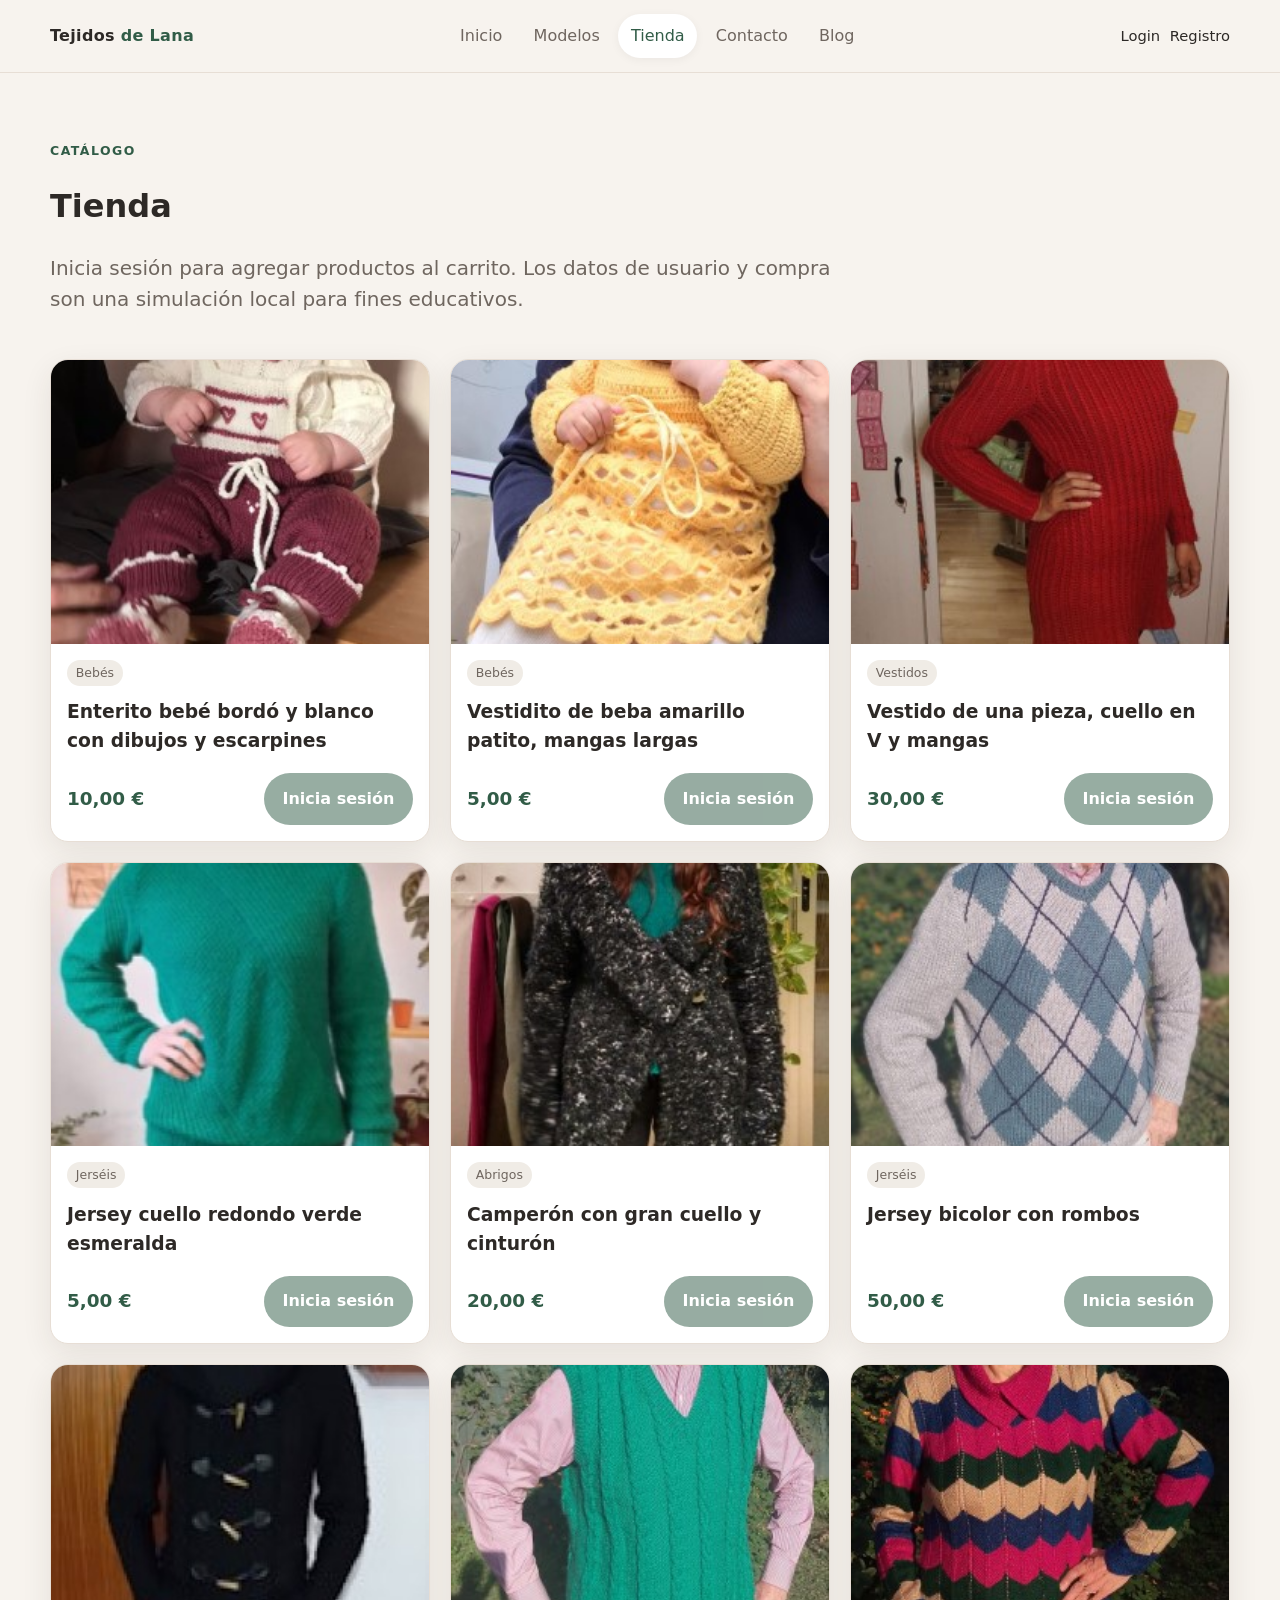
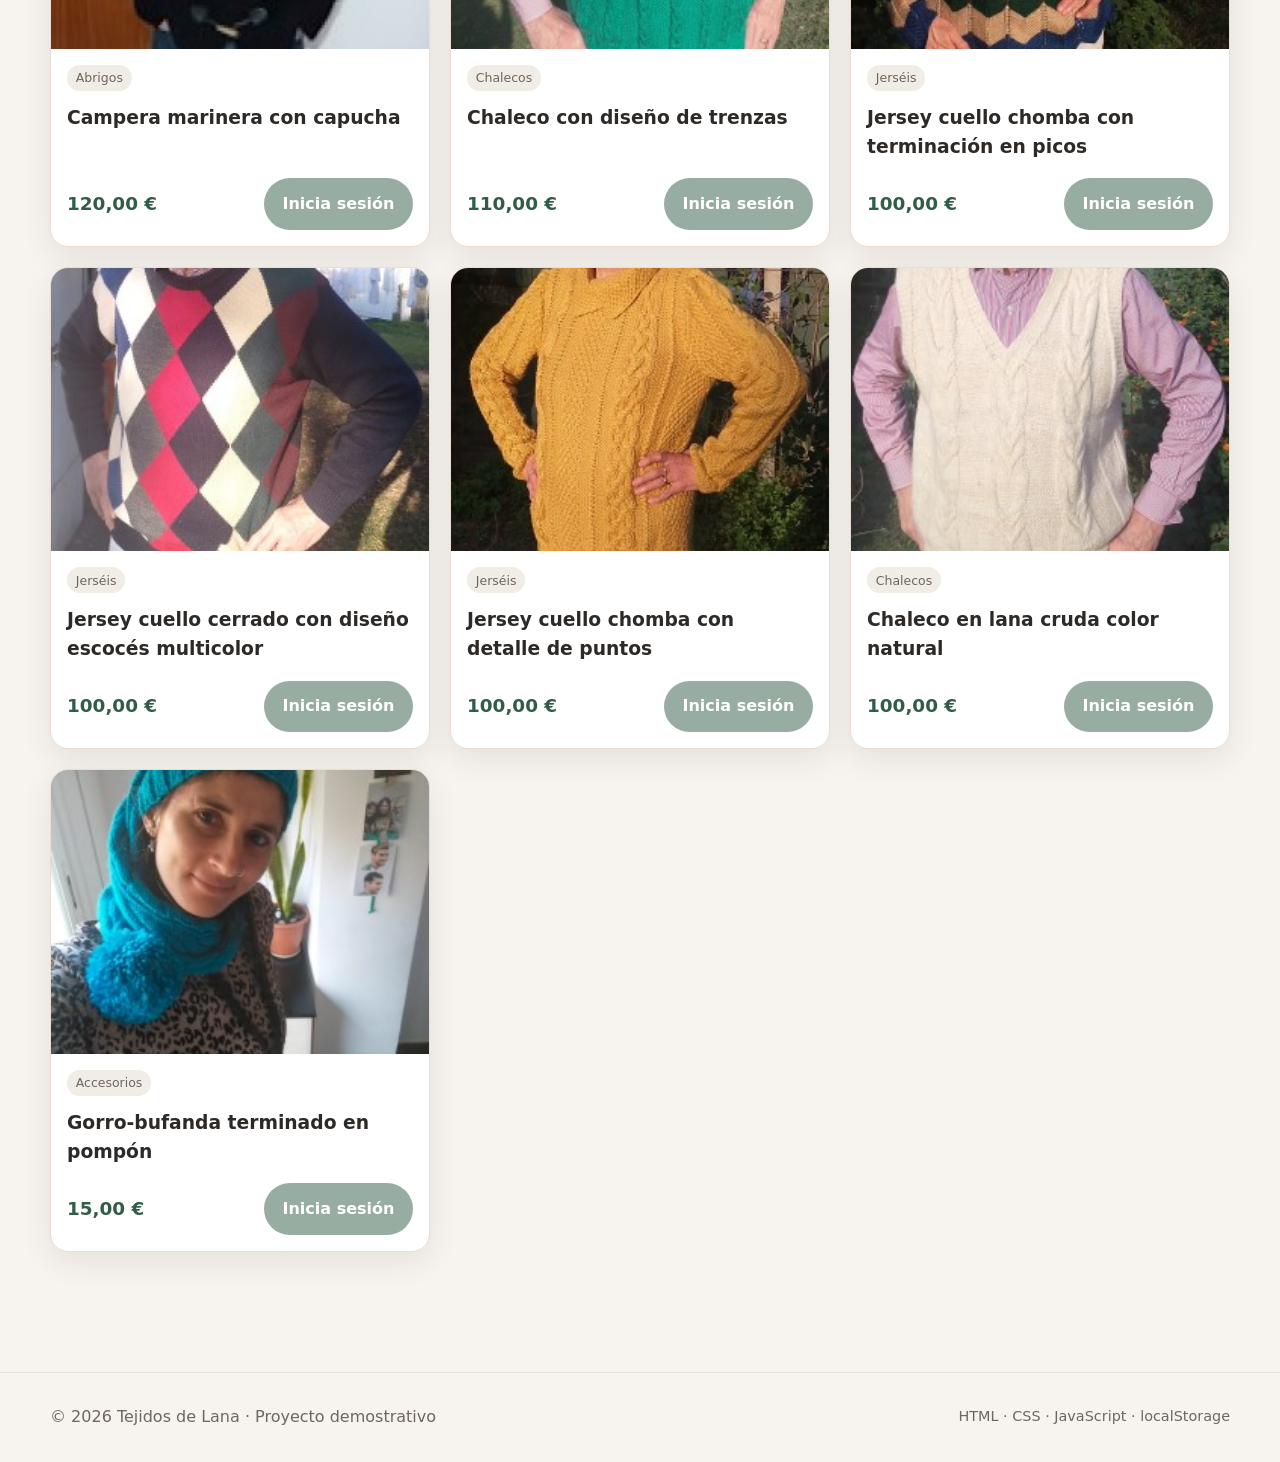
<file: App_Tejidos_de_Lana/tienda.html>
<!doctype html>
<html lang="es">
<head>
    <meta charset="utf-8">
    <meta name="viewport" content="width=device-width,initial-scale=1">
    <meta name="description" content="Proyecto de tienda artesanal de tejidos de lana">
    <title>Tienda · Tejidos de Lana</title>
    <link rel="stylesheet" href="css/normalize.css">
    <link rel="stylesheet" href="css/styles.css">
</head>
<body><a class="skip-link" href="#contenido">Saltar al contenido</a>
<header class="site-header">
    <div class="container header-inner"><a class="brand" href="index.html">Tejidos <span>de Lana</span></a>
        <nav class="nav" aria-label="Principal"><a href="index.html">Inicio</a><a href="modelos.html">Modelos</a><a
                href="tienda.html" aria-current="page">Tienda</a><a href="contacto.html">Contacto</a><a
                href="blog.html">Blog</a></nav>
        <div class="session" data-session></div>
    </div>
</header>
<main id="contenido">
    <section class="section">
        <div class="container">
            <div class="section-head">
                <div><p class="eyebrow">Catálogo</p>
                    <h1>Tienda</h1>
                    <p class="lead">Inicia sesión para agregar productos al carrito. Los datos de usuario y compra son
                        una simulación local para fines educativos.</p></div>
            </div>
            <div id="product-grid" class="grid grid-3" aria-live="polite"></div>
        </div>
    </section>
</main>
<footer class="site-footer">
    <div class="container footer-inner"><span>© 2026 Tejidos de Lana · Proyecto demostrativo</span><span class="small">HTML · CSS · JavaScript · localStorage</span>
    </div>
</footer>
<script src="js/ui.js"></script>
<script src="js/data.js"></script>
<script src="js/tienda.js"></script>
</body>
</html>
</file>
<file: App_Tejidos_de_Lana/css/styles.css>
/* App Tejidos de Lana — versión modernizada */
:root {
    --bg: #f7f3ee;
    --surface: #fff;
    --text: #2d2926;
    --muted: #6f665f;
    --brand: #315c47;
    --brand-2: #d7a96b;
    --accent: #8a3f4c;
    --line: #e7ded5;
    --radius: 18px;
    --shadow: 0 10px 30px rgba(52, 41, 32, .09);
    --max: 1180px;
}

* {
    box-sizing: border-box
}

html {
    scroll-behavior: smooth
}

body {
    margin: 0;
    background: var(--bg);
    color: var(--text);
    font-family: Inter, system-ui, -apple-system, BlinkMacSystemFont, "Segoe UI", sans-serif;
    line-height: 1.55
}

a {
    color: inherit;
    text-decoration: none
}

img {
    max-width: 100%;
    display: block
}

button, input, textarea, select {
    font: inherit
}

.container {
    width: min(var(--max), calc(100% - 2rem));
    margin-inline: auto
}

.skip-link {
    position: absolute;
    left: -9999px
}

.skip-link:focus {
    left: 1rem;
    top: 1rem;
    background: #fff;
    padding: .75rem;
    z-index: 99
}

.site-header {
    position: sticky;
    top: 0;
    z-index: 30;
    background: rgba(247, 243, 238, .94);
    backdrop-filter: blur(10px);
    border-bottom: 1px solid var(--line)
}

.header-inner {
    display: flex;
    align-items: center;
    justify-content: space-between;
    gap: 1rem;
    min-height: 72px
}

.brand {
    font-weight: 800;
    letter-spacing: .02em
}

.brand span {
    color: var(--brand)
}

.nav {
    display: flex;
    flex-wrap: wrap;
    align-items: center;
    gap: .35rem
}

.nav a {
    padding: .6rem .8rem;
    border-radius: 999px;
    color: var(--muted)
}

.nav a:hover, .nav a[aria-current="page"] {
    background: #fff;
    color: var(--brand);
    box-shadow: 0 2px 10px rgba(0, 0, 0, .05)
}

.session {
    display: flex;
    align-items: center;
    gap: .6rem;
    font-size: .92rem
}

.session button, .link-button {
    border: 0;
    background: none;
    color: var(--accent);
    cursor: pointer;
    padding: .25rem
}

.hero {
    padding: 5rem 0 3.5rem
}

.hero-grid {
    display: grid;
    grid-template-columns:1.08fr .92fr;
    gap: 2.2rem;
    align-items: center
}

.eyebrow {
    font-weight: 800;
    text-transform: uppercase;
    letter-spacing: .12em;
    color: var(--brand);
    font-size: .78rem
}

.hero h1 {
    font-family: Georgia, serif;
    font-size: clamp(2.6rem, 6vw, 5.6rem);
    line-height: .98;
    margin: .45rem 0 1rem
}

.lead {
    font-size: clamp(1.05rem, 2vw, 1.25rem);
    color: var(--muted);
    max-width: 62ch
}

.hero-card {
    position: relative
}

.hero-card img {
    width: 100%;
    aspect-ratio: 4/5;
    object-fit: cover;
    border-radius: 32px;
    box-shadow: var(--shadow)
}

.hero-badge {
    position: absolute;
    left: -1rem;
    bottom: 2rem;
    background: var(--surface);
    padding: 1rem 1.15rem;
    border-radius: 16px;
    box-shadow: var(--shadow);
    font-weight: 700
}

.actions {
    display: flex;
    flex-wrap: wrap;
    gap: .8rem;
    margin-top: 1.4rem
}

.btn {
    display: inline-flex;
    justify-content: center;
    align-items: center;
    gap: .4rem;
    border: 1px solid transparent;
    border-radius: 999px;
    padding: .78rem 1.1rem;
    font-weight: 750;
    cursor: pointer
}

.btn-primary {
    background: var(--brand);
    color: #fff
}

.btn-secondary {
    background: #fff;
    border-color: var(--line);
    color: var(--brand)
}

.btn-danger {
    background: #fff1f1;
    color: #8b1e2d;
    border-color: #f2c8cd
}

.btn:disabled {
    opacity: .5;
    cursor: not-allowed
}

.section {
    padding: 3.5rem 0
}

.section-head {
    display: flex;
    justify-content: space-between;
    gap: 1rem;
    align-items: end;
    margin-bottom: 1.5rem
}

.section h2 {
    font-family: Georgia, serif;
    font-size: clamp(2rem, 4vw, 3.4rem);
    margin: 0
}

.muted {
    color: var(--muted)
}

.grid {
    display: grid;
    gap: 1.25rem
}

.grid-3 {
    grid-template-columns:repeat(3, 1fr)
}

.grid-4 {
    grid-template-columns:repeat(4, 1fr)
}

.card {
    background: var(--surface);
    border: 1px solid var(--line);
    border-radius: var(--radius);
    overflow: hidden;
    box-shadow: var(--shadow)
}

.card-body {
    padding: 1rem
}

.card h3 {
    margin: .1rem 0 .45rem
}

.product-card {
    display: flex;
    flex-direction: column
}

.product-card img {
    width: 100%;
    aspect-ratio: 4/3;
    object-fit: cover;
    background: #eee
}

.product-card .card-body {
    display: flex;
    flex-direction: column;
    gap: .65rem;
    flex: 1
}

.product-meta {
    display: flex;
    justify-content: space-between;
    gap: .75rem;
    align-items: center;
    margin-top: auto
}

.price {
    font-weight: 850;
    color: var(--brand);
    font-size: 1.15rem
}

.tag {
    display: inline-flex;
    width: max-content;
    background: #f0ece6;
    color: var(--muted);
    border-radius: 999px;
    padding: .2rem .55rem;
    font-size: .78rem
}

.feature {
    display: grid;
    grid-template-columns:1fr 1fr;
    gap: 1.5rem;
    align-items: center;
    background: #fff;
    border: 1px solid var(--line);
    border-radius: 24px;
    padding: 1.2rem
}

.feature img {
    width: 100%;
    aspect-ratio: 4/3;
    object-fit: cover;
    border-radius: 17px
}

.feature.reverse img {
    order: 2
}

.form-shell {
    max-width: 720px;
    margin: 3rem auto;
    background: #fff;
    border: 1px solid var(--line);
    border-radius: 24px;
    padding: clamp(1.2rem, 4vw, 2.2rem);
    box-shadow: var(--shadow)
}

.form-grid {
    display: grid;
    gap: 1rem
}

.field {
    display: grid;
    gap: .38rem
}

.field label {
    font-weight: 700
}

.field input, .field textarea, .field select {
    width: 100%;
    border: 1px solid #cfc6bc;
    border-radius: 12px;
    padding: .78rem .9rem;
    background: #fff
}

.field input:focus, .field textarea:focus {
    outline: 3px solid rgba(49, 92, 71, .16);
    border-color: var(--brand)
}

.field-row {
    display: grid;
    grid-template-columns:1fr auto;
    gap: .5rem;
    align-items: end
}

.error {
    color: #a32335;
    font-size: .9rem
}

.notice {
    padding: .85rem 1rem;
    border-radius: 12px;
    background: #fff7dd;
    border: 1px solid #edd69d;
    color: #72510c
}

.success {
    background: #eaf7ef;
    border-color: #b8dfc7;
    color: #225d39
}

.cart-layout {
    display: grid;
    grid-template-columns:1.4fr .6fr;
    gap: 1.5rem
}

.cart-list {
    display: grid;
    gap: .85rem
}

.cart-item {
    display: grid;
    grid-template-columns:100px 1fr auto;
    gap: 1rem;
    align-items: center;
    background: #fff;
    border: 1px solid var(--line);
    border-radius: 16px;
    padding: .8rem
}

.cart-item img {
    width: 100px;
    height: 90px;
    object-fit: cover;
    border-radius: 12px
}

.qty {
    display: flex;
    align-items: center;
    gap: .45rem
}

.qty button {
    width: 32px;
    height: 32px;
    border-radius: 50%;
    border: 1px solid var(--line);
    background: #fff;
    cursor: pointer
}

.summary {
    background: #fff;
    border: 1px solid var(--line);
    border-radius: 18px;
    padding: 1.2rem;
    height: max-content;
    position: sticky;
    top: 92px
}

.summary-row {
    display: flex;
    justify-content: space-between;
    padding: .45rem 0
}

.summary-total {
    font-size: 1.25rem;
    font-weight: 850;
    border-top: 1px solid var(--line);
    margin-top: .5rem;
    padding-top: 1rem
}

.table-wrap {
    overflow: auto
}

.order-table {
    width: 100%;
    border-collapse: collapse;
    background: #fff;
    border-radius: 16px;
    overflow: hidden
}

.order-table th, .order-table td {
    text-align: left;
    padding: .8rem;
    border-bottom: 1px solid var(--line)
}

.order-table img {
    width: 72px;
    height: 60px;
    object-fit: cover;
    border-radius: 8px
}

.blog-card img {
    aspect-ratio: 16/10;
    object-fit: cover
}

.categories {
    display: flex;
    flex-wrap: wrap;
    gap: .6rem
}

.categories a {
    padding: .55rem .85rem;
    border: 1px solid var(--line);
    background: #fff;
    border-radius: 999px;
    color: var(--brand)
}

.site-footer {
    margin-top: 4rem;
    border-top: 1px solid var(--line);
    padding: 2rem 0;
    color: var(--muted)
}

.footer-inner {
    display: flex;
    justify-content: space-between;
    gap: 1rem;
    flex-wrap: wrap
}

.small {
    font-size: .9rem
}

.empty {
    padding: 2rem;
    text-align: center;
    background: #fff;
    border: 1px dashed #cfc6bc;
    border-radius: 16px
}

.visually-hidden {
    position: absolute;
    width: 1px;
    height: 1px;
    padding: 0;
    margin: -1px;
    overflow: hidden;
    clip: rect(0, 0, 0, 0);
    white-space: nowrap;
    border: 0
}

@media (max-width: 900px) {
    .hero-grid, .feature, .cart-layout {
        grid-template-columns:1fr
    }

    .hero-card {
        max-width: 620px
    }

    .hero-badge {
        left: .8rem
    }

    .grid-4 {
        grid-template-columns:repeat(2, 1fr)
    }

    .grid-3 {
        grid-template-columns:repeat(2, 1fr)
    }

    .feature.reverse img {
        order: 0
    }

    .summary {
        position: static
    }

    .header-inner {
        align-items: flex-start;
        padding: .75rem 0;
        flex-direction: column
    }

    .nav {
        width: 100%;
        overflow-x: auto;
        flex-wrap: nowrap
    }

    .session {
        position: absolute;
        right: 1rem;
        top: 1rem
    }
}

@media (max-width: 580px) {
    .container {
        width: min(100% - 1.1rem, var(--max))
    }

    .hero {
        padding-top: 2.8rem
    }

    .grid-4, .grid-3 {
        grid-template-columns:1fr
    }

    .cart-item {
        grid-template-columns:80px 1fr
    }

    .cart-item img {
        width: 80px;
        height: 76px
    }

    .cart-item > div:last-child {
        grid-column: 2
    }

    .section {
        padding: 2.5rem 0
    }

    .section-head {
        align-items: start;
        flex-direction: column
    }

    .nav a {
        padding: .5rem .65rem;
        font-size: .92rem
    }
}
</file>
